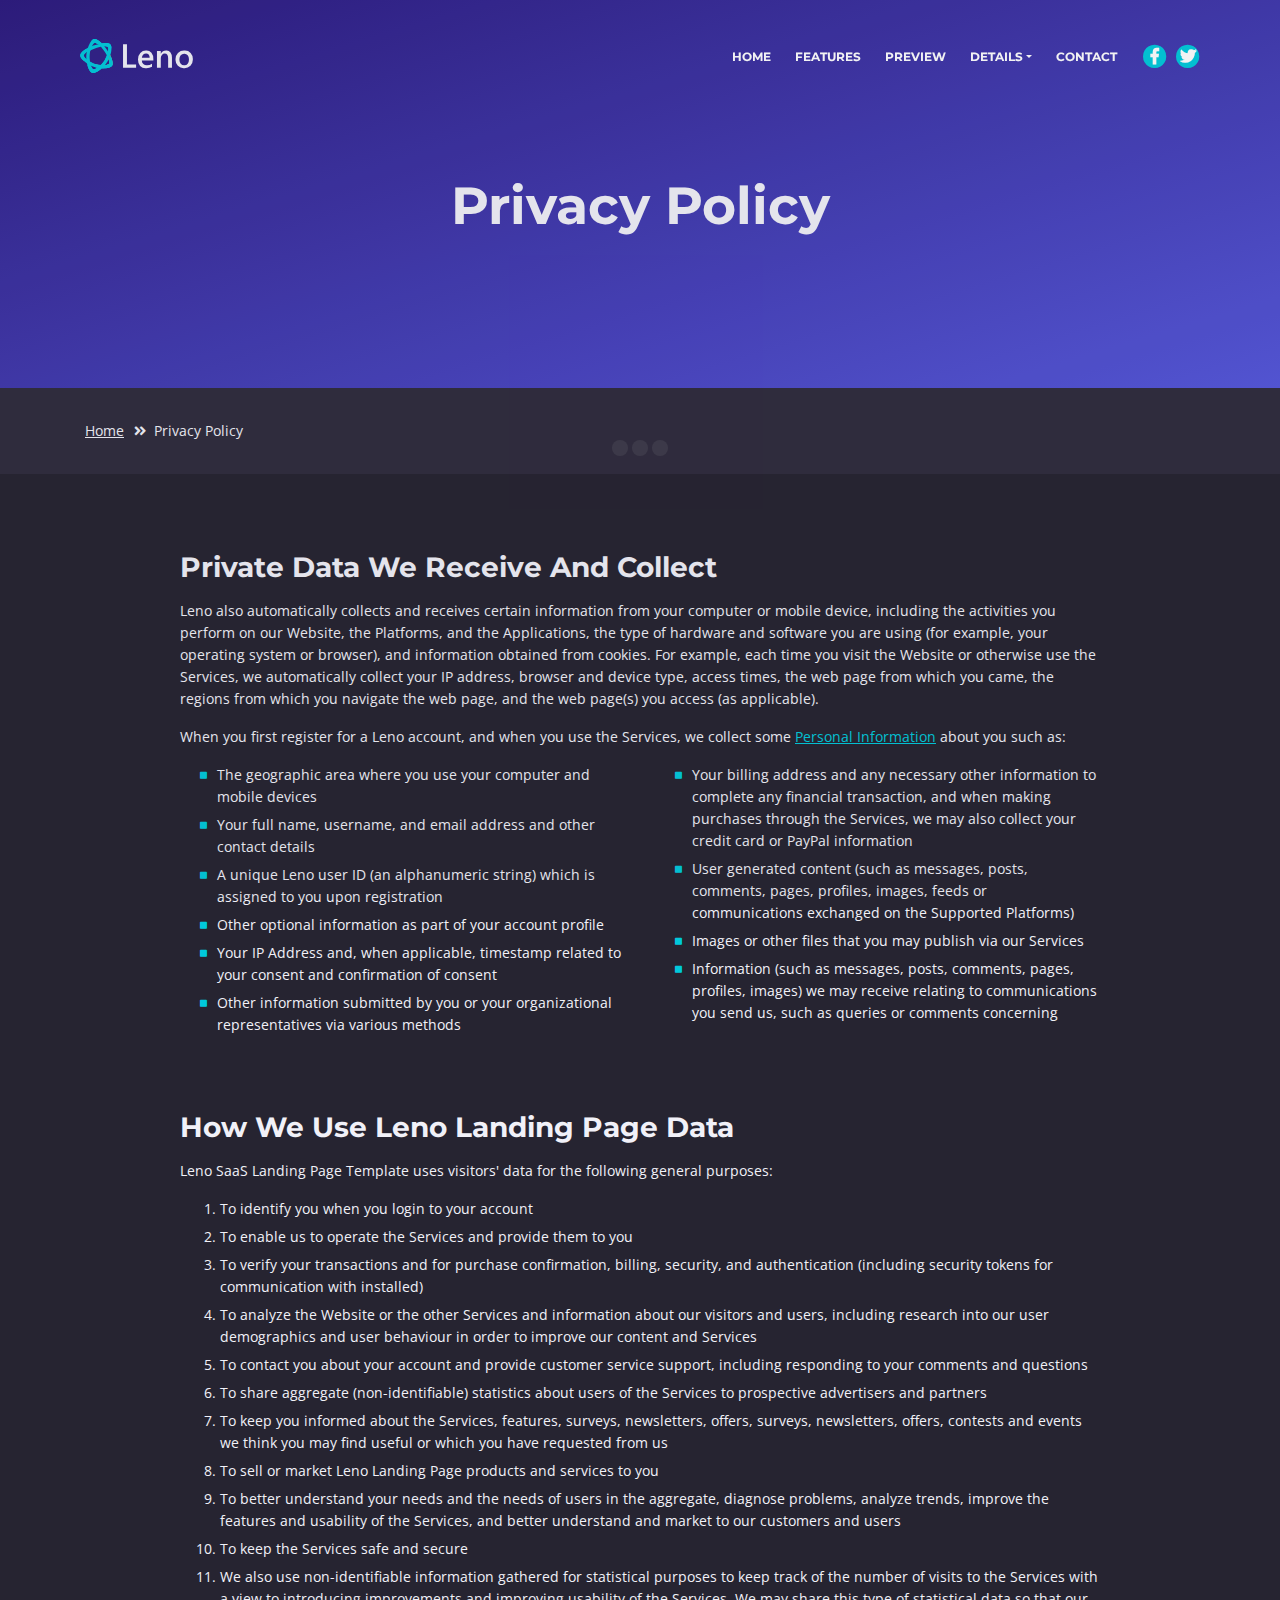
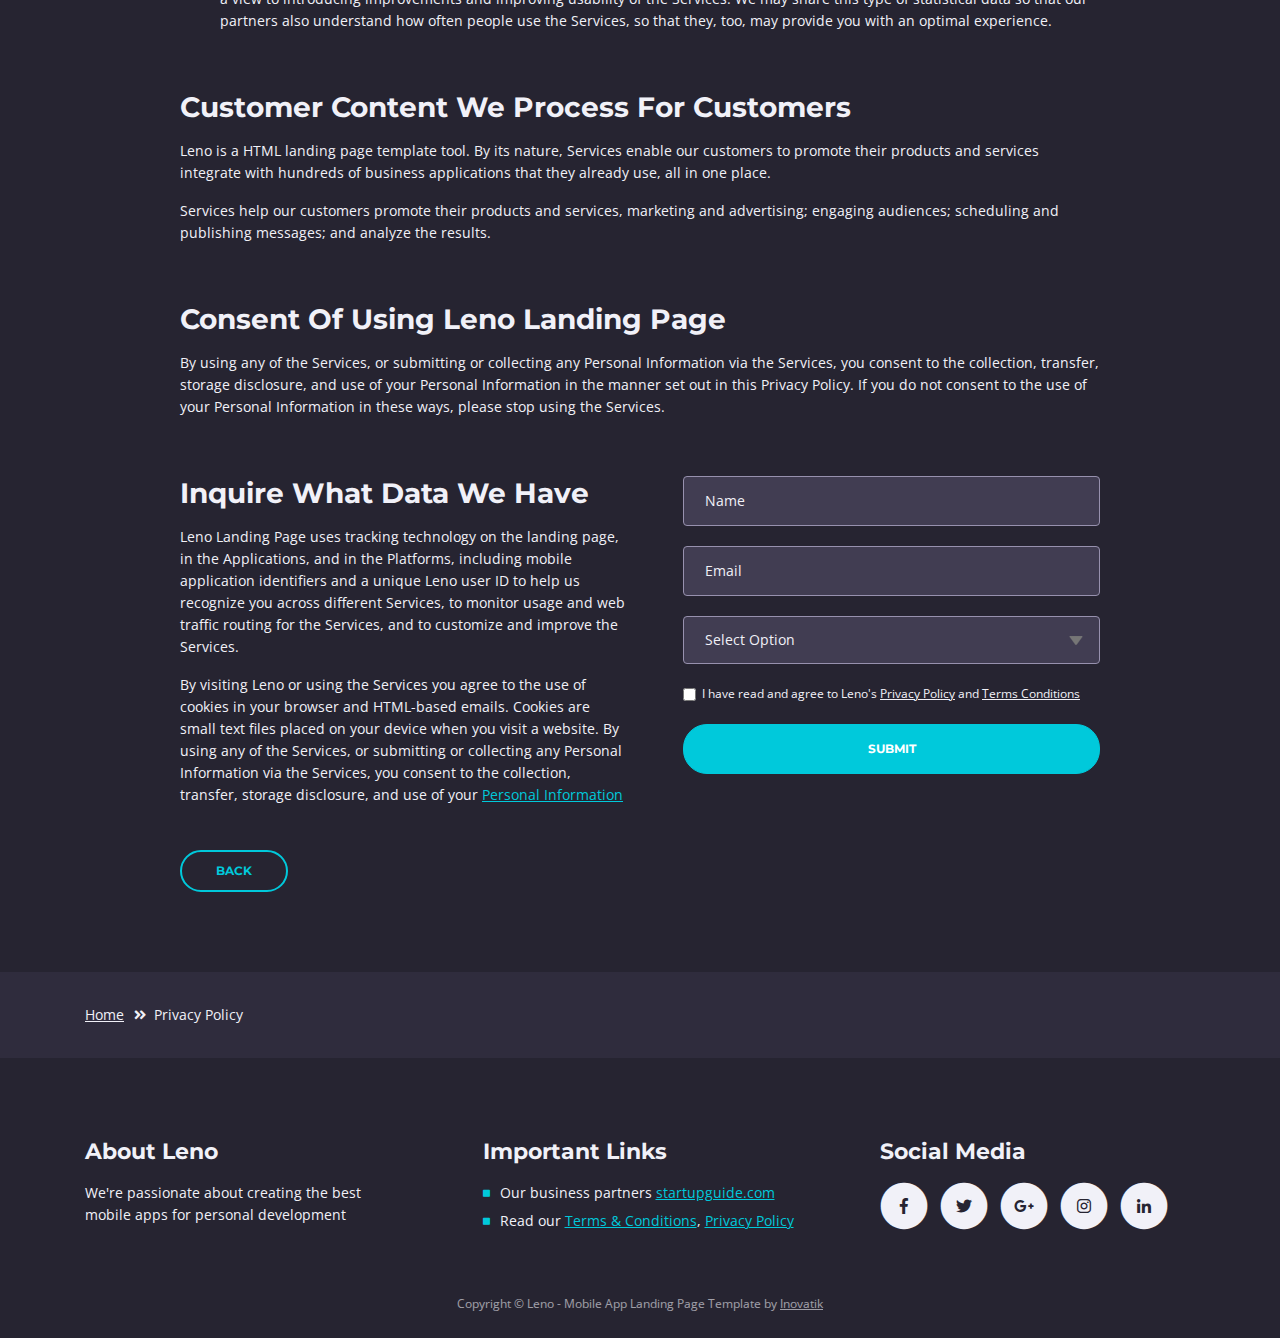
<file: privacy-policy.html>
<!DOCTYPE html>
<html lang="en">

<!-- Mirrored from www.jetdownloader.net/privacy-policy.html by HTTrack Website Copier/3.x [XR&CO'2014], Sun, 24 Jan 2021 11:47:29 GMT -->
<head>
    <meta charset="utf-8">
    <meta name="viewport" content="width=device-width, initial-scale=1, shrink-to-fit=no">
    
    <!-- SEO Meta Tags -->
    <meta name="description" content="Free mobile app HTML landing page template to help you build a great online presence for your app which will convert visitors into users">
    <meta name="author" content="Inovatik">

    <!-- OG Meta Tags to improve the way the post looks when you share the page on LinkedIn, Facebook, Google+ -->
	<meta property="og:site_name" content="" /> <!-- website name -->
	<meta property="og:site" content="" /> <!-- website link -->
	<meta property="og:title" content=""/> <!-- title shown in the actual shared post -->
	<meta property="og:description" content="" /> <!-- description shown in the actual shared post -->
	<meta property="og:image" content="" /> <!-- image link, make sure it's jpg -->
	<meta property="og:url" content="" /> <!-- where do you want your post to link to -->
	<meta property="og:type" content="article" />

    <!-- Website Title -->
    <title>Privacy Policy - Leno - Free Mobile App Landing Page Template</title>
    
    <!-- Styles -->
    <link href="https://fonts.googleapis.com/css?family=Open+Sans:300,300i,400,400i,600,600i,700,700i" rel="stylesheet">
    <link href="https://fonts.googleapis.com/css?family=Montserrat:600,700" rel="stylesheet">
    <link href="css/bootstrap.css" rel="stylesheet">
    <link href="css/fontawesome-all.css" rel="stylesheet">
    <link href="css/swiper.css" rel="stylesheet">
	<link href="css/magnific-popup.css" rel="stylesheet">
    <link href="css/styles.css" rel="stylesheet">
	
	<!-- Favicon  -->
    <link rel="icon" href="images/favicon.png">
</head>
<body data-spy="scroll" data-target=".fixed-top">
    
    <!-- Preloader -->
	<div class="spinner-wrapper">
        <div class="spinner">
            <div class="bounce1"></div>
            <div class="bounce2"></div>
            <div class="bounce3"></div>
        </div>
    </div>
    <!-- end of preloader -->
    

    <!-- Navbar -->
    <nav class="navbar navbar-expand-md navbar-dark navbar-custom fixed-top">
        <!-- Text Logo - Use this if you don't have a graphic logo -->
        <!-- <a class="navbar-brand logo-text page-scroll" href="index.html">Leno</a> -->

        <!-- Image Logo -->
        <a class="navbar-brand logo-image" href="index-2.html"><img src="images/logo.svg" alt="alternative"></a> 
        
        <!-- Mobile Menu Toggle Button -->
        <button class="navbar-toggler" type="button" data-toggle="collapse" data-target="#navbarsExampleDefault" aria-controls="navbarsExampleDefault" aria-expanded="false" aria-label="Toggle navigation">
            <span class="navbar-toggler-awesome fas fa-bars"></span>
            <span class="navbar-toggler-awesome fas fa-times"></span>
        </button>
        <!-- end of mobile menu toggle button -->

        <div class="collapse navbar-collapse" id="navbarsExampleDefault">
            <ul class="navbar-nav ml-auto">
                <li class="nav-item">
                    <a class="nav-link page-scroll" href="index-2.html#header">HOME <span class="sr-only">(current)</span></a>
                </li>
                <li class="nav-item">
                    <a class="nav-link page-scroll" href="index-2.html#features">FEATURES</a>
                </li>
                <li class="nav-item">
                    <a class="nav-link page-scroll" href="index-2.html#preview">PREVIEW</a>
                </li>

                <!-- Dropdown Menu -->          
                <li class="nav-item dropdown">
                    <a class="nav-link dropdown-toggle page-scroll" href="index-2.html#details" id="navbarDropdown" role="button" aria-haspopup="true" aria-expanded="false">DETAILS</a>
                    <div class="dropdown-menu" aria-labelledby="navbarDropdown">
                        <a class="dropdown-item" href="terms-conditions.html"><span class="item-text">TERMS CONDITIONS</span></a>
                        <div class="dropdown-items-divide-hr"></div>
                        <a class="dropdown-item" href="privacy-policy.html"><span class="item-text">PRIVACY POLICY</span></a>
                    </div>
                </li>
                <!-- end of dropdown menu -->

                <li class="nav-item">
                    <a class="nav-link page-scroll" href="index-2.html#contact">CONTACT</a>
                </li>
            </ul>
            <span class="nav-item social-icons">
                <span class="fa-stack">
                    <a href="#your-link">
                        <i class="fas fa-circle fa-stack-2x"></i>
                        <i class="fab fa-facebook-f fa-stack-1x"></i>
                    </a>
                </span>
                <span class="fa-stack">
                    <a href="#your-link">
                        <i class="fas fa-circle fa-stack-2x"></i>
                        <i class="fab fa-twitter fa-stack-1x"></i>
                    </a>
                </span>
            </span>
        </div>
    </nav> <!-- end of navbar -->
    <!-- end of navbar -->


    <!-- Header -->
    <header id="header" class="ex-header">
        <div class="container">
            <div class="row">
                <div class="col-md-12">
                    <h1>Privacy Policy</h1>
                </div> <!-- end of col -->
            </div> <!-- end of row -->
        </div> <!-- end of container -->
    </header> <!-- end of ex-header -->
    <!-- end of header -->


    <!-- Breadcrumbs -->
    <div class="ex-basic-1">
        <div class="container">
            <div class="row">
                <div class="col-lg-12">
                    <div class="breadcrumbs">
                        <a href="index-2.html">Home</a><i class="fa fa-angle-double-right"></i><span>Privacy Policy</span>
                    </div> <!-- end of breadcrumbs -->
                </div> <!-- end of col -->
            </div> <!-- end of row -->
        </div> <!-- end of container -->
    </div> <!-- end of ex-basic-1 -->
    <!-- end of breadcrumbs -->


    <!-- Privacy Content -->
    <div class="ex-basic-2">
        <div class="container">
            <div class="row">
                <div class="col-lg-10 offset-lg-1">
                    <div class="text-container">
                        <h3>Private Data We Receive And Collect</h3>
                        <p>Leno also automatically collects and receives certain information from your computer or mobile device, including the activities you perform on our Website, the Platforms, and the Applications, the type of hardware and software you are using (for example, your operating system or browser), and information obtained from cookies. For example, each time you visit the Website or otherwise use the Services, we automatically collect your IP address, browser and device type, access times, the web page from which you came, the regions from which you navigate the web page, and the web page(s) you access (as applicable).</p>
                        <p>When you first register for a Leno account, and when you use the Services, we collect some <a class="turquoise" href="#your-link">Personal Information</a> about you such as:</p>
                        <div class="row">
                            <div class="col-md-6">
                                <ul class="list-unstyled li-space-lg indent">
                                    <li class="media">
                                        <i class="fas fa-square"></i>
                                        <div class="media-body">The geographic area where you use your computer and mobile devices</div>
                                    </li>
                                    <li class="media">
                                        <i class="fas fa-square"></i>
                                        <div class="media-body">Your full name, username, and email address and other contact details</div>
                                    </li>
                                    <li class="media">
                                        <i class="fas fa-square"></i>
                                        <div class="media-body">A unique Leno user ID (an alphanumeric string) which is assigned to you upon registration</div>
                                    </li>
                                    <li class="media">
                                        <i class="fas fa-square"></i>
                                        <div class="media-body">Other optional information as part of your account profile</div>
                                    </li>
                                    <li class="media">
                                        <i class="fas fa-square"></i>
                                        <div class="media-body">Your IP Address and, when applicable, timestamp related to your consent and confirmation of consent</div>
                                    </li>
                                    <li class="media">
                                        <i class="fas fa-square"></i>
                                        <div class="media-body">Other information submitted by you or your organizational representatives via various methods</div>
                                    </li>
                                </ul>
                            </div> <!-- end of col -->

                            <div class="col-md-6">
                                <ul class="list-unstyled li-space-lg indent">
                                    <li class="media">
                                        <i class="fas fa-square"></i>
                                        <div class="media-body">Your billing address and any necessary other information to complete any financial transaction, and when making purchases through the Services, we may also collect your credit card or PayPal information</div>
                                    </li>
                                    <li class="media">
                                        <i class="fas fa-square"></i>
                                        <div class="media-body">User generated content (such as messages, posts, comments, pages, profiles, images, feeds or communications exchanged on the Supported Platforms)</div>
                                    </li>
                                    <li class="media">
                                        <i class="fas fa-square"></i>
                                        <div class="media-body">Images or other files that you may publish via our Services</div>
                                    </li>
                                    <li class="media">
                                        <i class="fas fa-square"></i>
                                        <div class="media-body">Information (such as messages, posts, comments, pages, profiles, images) we may receive relating to communications you send us, such as queries or comments concerning</div>
                                    </li>
                                </ul>
                            </div> <!-- end of col -->
                        </div> <!-- end of row -->
                    </div> <!-- end of text-container-->
                    
                    <div class="text-container">
                        <h3>How We Use Leno Landing Page Data</h3>
                        <p>Leno SaaS Landing Page Template uses visitors' data for the following general purposes:</p>
                        <ol class="li-space-lg">
                            <li>To identify you when you login to your account</li>
                            <li>To enable us to operate the Services and provide them to you</li>
                            <li>To verify your transactions and for purchase confirmation, billing, security, and authentication (including security tokens for communication with installed)</li>
                            <li>To analyze the Website or the other Services and information about our visitors and users, including research into our user demographics and user behaviour in order to improve our content and Services</li>
                            <li>To contact you about your account and provide customer service support, including responding to your comments and questions</li>
                            <li>To share aggregate (non-identifiable) statistics about users of the Services to prospective advertisers and partners</li>
                            <li>To keep you informed about the Services, features, surveys, newsletters, offers, surveys, newsletters, offers, contests and events we think you may find useful or which you have requested from us</li>
                            <li>To sell or market Leno Landing Page products and services to you</li>
                            <li>To better understand your needs and the needs of users in the aggregate, diagnose problems, analyze trends, improve the features and usability of the Services, and better understand and market to our customers and users</li>
                            <li>To keep the Services safe and secure</li>
                            <li>We also use non-identifiable information gathered for statistical purposes to keep track of the number of visits to the Services with a view to introducing improvements and improving usability of the Services. We may share this type of statistical data so that our partners also understand how often people use the Services, so that they, too, may provide you with an optimal experience.</li>
                        </ol>
                    </div> <!-- end of text-container -->

                    <div class="text-container">
                        <h3>Customer Content We Process For Customers</h3>
                        <p>Leno is a HTML landing page template tool. By its nature, Services enable our customers to promote their products and services integrate with hundreds of business applications that they already use, all in one place.</p>
                        <p>Services help our customers promote their products and services, marketing and advertising; engaging audiences; scheduling and publishing messages; and analyze the results.</p>
                    </div> <!-- end of text container -->

                    <div class="text-container">
                        <h3>Consent Of Using Leno Landing Page</h3>
					    <p class="mb-5">By using any of the Services, or submitting or collecting any Personal Information via the Services, you consent to the collection, transfer, storage disclosure, and use of your Personal Information in the manner set out in this Privacy Policy. If you do not consent to the use of your Personal Information in these ways, please stop using the Services.</p>
                    </div> <!-- end of text-container -->
                                       
                    <div class="row">
                        <div class="col-md-6">
                            <div class="text-container last">
                                <h3>Inquire What Data We Have</h3>
                                <p>Leno Landing Page uses tracking technology on the landing page, in the Applications, and in the Platforms, including mobile application identifiers and a unique Leno user ID to help us recognize you across different Services, to monitor usage and web traffic routing for the Services, and to customize and improve the Services.</p>
                                <p> By visiting Leno or using the Services you agree to the use of cookies in your browser and HTML-based emails. Cookies are small text files placed on your device when you visit a website. By using any of the Services, or submitting or collecting any Personal Information via the Services, you consent to the collection, transfer, storage disclosure, and use of your <a class="turquoise" href="#your-link">Personal Information</a></p>
                            </div> <!-- end of text container -->
                        </div> <!-- end of col-->
                        <div class="col-md-6">

                            <!-- Privacy Form -->
                            <div class="form-container">
                                <form id="privacyForm" data-toggle="validator" data-focus="false">
                                    <div class="form-group">
                                        <input type="text" class="form-control-input" id="pname" required>
                                        <label class="label-control" for="pname">Name</label>
                                        <div class="help-block with-errors"></div>
                                    </div>
                                    <div class="form-group">
                                        <input type="email" class="form-control-input" id="pemail" required>
                                        <label class="label-control" for="pemail">Email</label>
                                        <div class="help-block with-errors"></div>
                                    </div>
                                    <div class="form-group">
                                        <select class="form-control-select" id="pselect" required>
                                            <option class="select-option" value="" disabled selected>Select Option</option>
                                            <option class="select-option" value="Delete data">Delete my data</option>
                                            <option class="select-option" value="Show me data">Show me my data</option>
                                        </select>
                                        <div class="help-block with-errors"></div>
                                    </div>
                                    <div class="form-group checkbox">
                                        <input type="checkbox" id="pterms" value="Agreed-to-Terms" required>I have read and agree to Leno's <a href="privacy-policy.html">Privacy Policy</a> and <a href="terms-conditions.html">Terms Conditions</a>
                                        <div class="help-block with-errors"></div>
                                    </div>
                                    <div class="form-group">
                                        <button type="submit" class="form-control-submit-button">SUBMIT</button>
                                    </div>
                                    <div class="form-message">
                                        <div id="pmsgSubmit" class="h3 text-center hidden"></div>
                                    </div>
                                </form>
                            </div> <!-- end of form container -->
                            <!-- end of privacy form -->

                        </div> <!-- end of col--> 
                    </div> <!-- end of row -->
                    <a class="btn-outline-reg back" href="index-2.html">BACK</a>
                </div> <!-- end of col-->
            </div> <!-- end of row -->
        </div> <!-- end of container -->
    </div> <!-- end of ex-basic-2 -->
    <!-- end of privacy content -->


    <!-- Breadcrumbs -->
    <div class="ex-basic-1">
        <div class="container">
            <div class="row">
                <div class="col-lg-12">
                    <div class="breadcrumbs">
                        <a href="index-2.html">Home</a><i class="fa fa-angle-double-right"></i><span>Privacy Policy</span>
                    </div> <!-- end of breadcrumbs -->
                </div> <!-- end of col -->
            </div> <!-- end of row -->
        </div> <!-- end of container -->
    </div> <!-- end of ex-basic-1 -->
    <!-- end of breadcrumbs -->

    
    <!-- Footer -->
    <div class="footer">
        <div class="container">
            <div class="row">
                <div class="col-md-4">
                    <div class="footer-col">
                        <h4>About Leno</h4>
                        <p>We're passionate about creating the best mobile apps for personal development</p>
                    </div>
                </div> <!-- end of col -->
                <div class="col-md-4">
                    <div class="footer-col middle">
                        <h4>Important Links</h4>
                        <ul class="list-unstyled li-space-lg">
                            <li class="media">
                                <i class="fas fa-square"></i>
                                <div class="media-body">Our business partners <a class="turquoise" href="#your-link">startupguide.com</a></div>
                            </li>
                            <li class="media">
                                <i class="fas fa-square"></i>
                                <div class="media-body">Read our <a class="turquoise" href="terms-conditions.html">Terms & Conditions</a>, <a class="turquoise" href="privacy-policy.html">Privacy Policy</a></div>
                            </li>
                        </ul>
                    </div>
                </div> <!-- end of col -->
                <div class="col-md-4">
                    <div class="footer-col last">
                        <h4>Social Media</h4>
                        <span class="fa-stack">
                            <a href="#your-link">
                                <i class="fas fa-circle fa-stack-2x"></i>
                                <i class="fab fa-facebook-f fa-stack-1x"></i>
                            </a>
                        </span>
                        <span class="fa-stack">
                            <a href="#your-link">
                                <i class="fas fa-circle fa-stack-2x"></i>
                                <i class="fab fa-twitter fa-stack-1x"></i>
                            </a>
                        </span>
                        <span class="fa-stack">
                            <a href="#your-link">
                                <i class="fas fa-circle fa-stack-2x"></i>
                                <i class="fab fa-google-plus-g fa-stack-1x"></i>
                            </a>
                        </span>
                        <span class="fa-stack">
                            <a href="#your-link">
                                <i class="fas fa-circle fa-stack-2x"></i>
                                <i class="fab fa-instagram fa-stack-1x"></i>
                            </a>
                        </span>
                        <span class="fa-stack">
                            <a href="#your-link">
                                <i class="fas fa-circle fa-stack-2x"></i>
                                <i class="fab fa-linkedin-in fa-stack-1x"></i>
                            </a>
                        </span>
                    </div> 
                </div> <!-- end of col -->
            </div> <!-- end of row -->
        </div> <!-- end of container -->
    </div> <!-- end of footer -->  
    <!-- end of footer -->


    <!-- Copyright -->
    <div class="copyright">
        <div class="container">
            <div class="row">
                <div class="col-lg-12">
                    <p class="p-small">Copyright © Leno - Mobile App Landing Page Template by <a href="http://www.inovatik.com/">Inovatik</a></p>
                </div> <!-- end of col -->
            </div> <!-- enf of row -->
        </div> <!-- end of container -->
    </div> <!-- end of copyright --> 
    <!-- end of copyright -->

	
    <!-- Scripts -->
    <script src="js/jquery.min.js"></script> <!-- jQuery for Bootstrap's JavaScript plugins -->
    <script src="js/popper.min.js"></script> <!-- Popper tooltip library for Bootstrap -->
    <script src="js/bootstrap.min.js"></script> <!-- Bootstrap framework -->
    <script src="js/jquery.easing.min.js"></script> <!-- jQuery Easing for smooth scrolling between anchors -->
    <script src="js/swiper.min.js"></script> <!-- Swiper for image and text sliders -->
    <script src="js/jquery.magnific-popup.js"></script> <!-- Magnific Popup for lightboxes -->
    <script src="js/morphext.min.js"></script> <!-- Morphtext rotating text in the header -->
    <script src="js/validator.min.js"></script> <!-- Validator.js - Bootstrap plugin that validates forms -->
    <script src="js/scripts.js"></script> <!-- Custom scripts -->
    
</body>

<!-- Mirrored from www.jetdownloader.net/privacy-policy.html by HTTrack Website Copier/3.x [XR&CO'2014], Sun, 24 Jan 2021 11:47:29 GMT -->
</html>
</file>
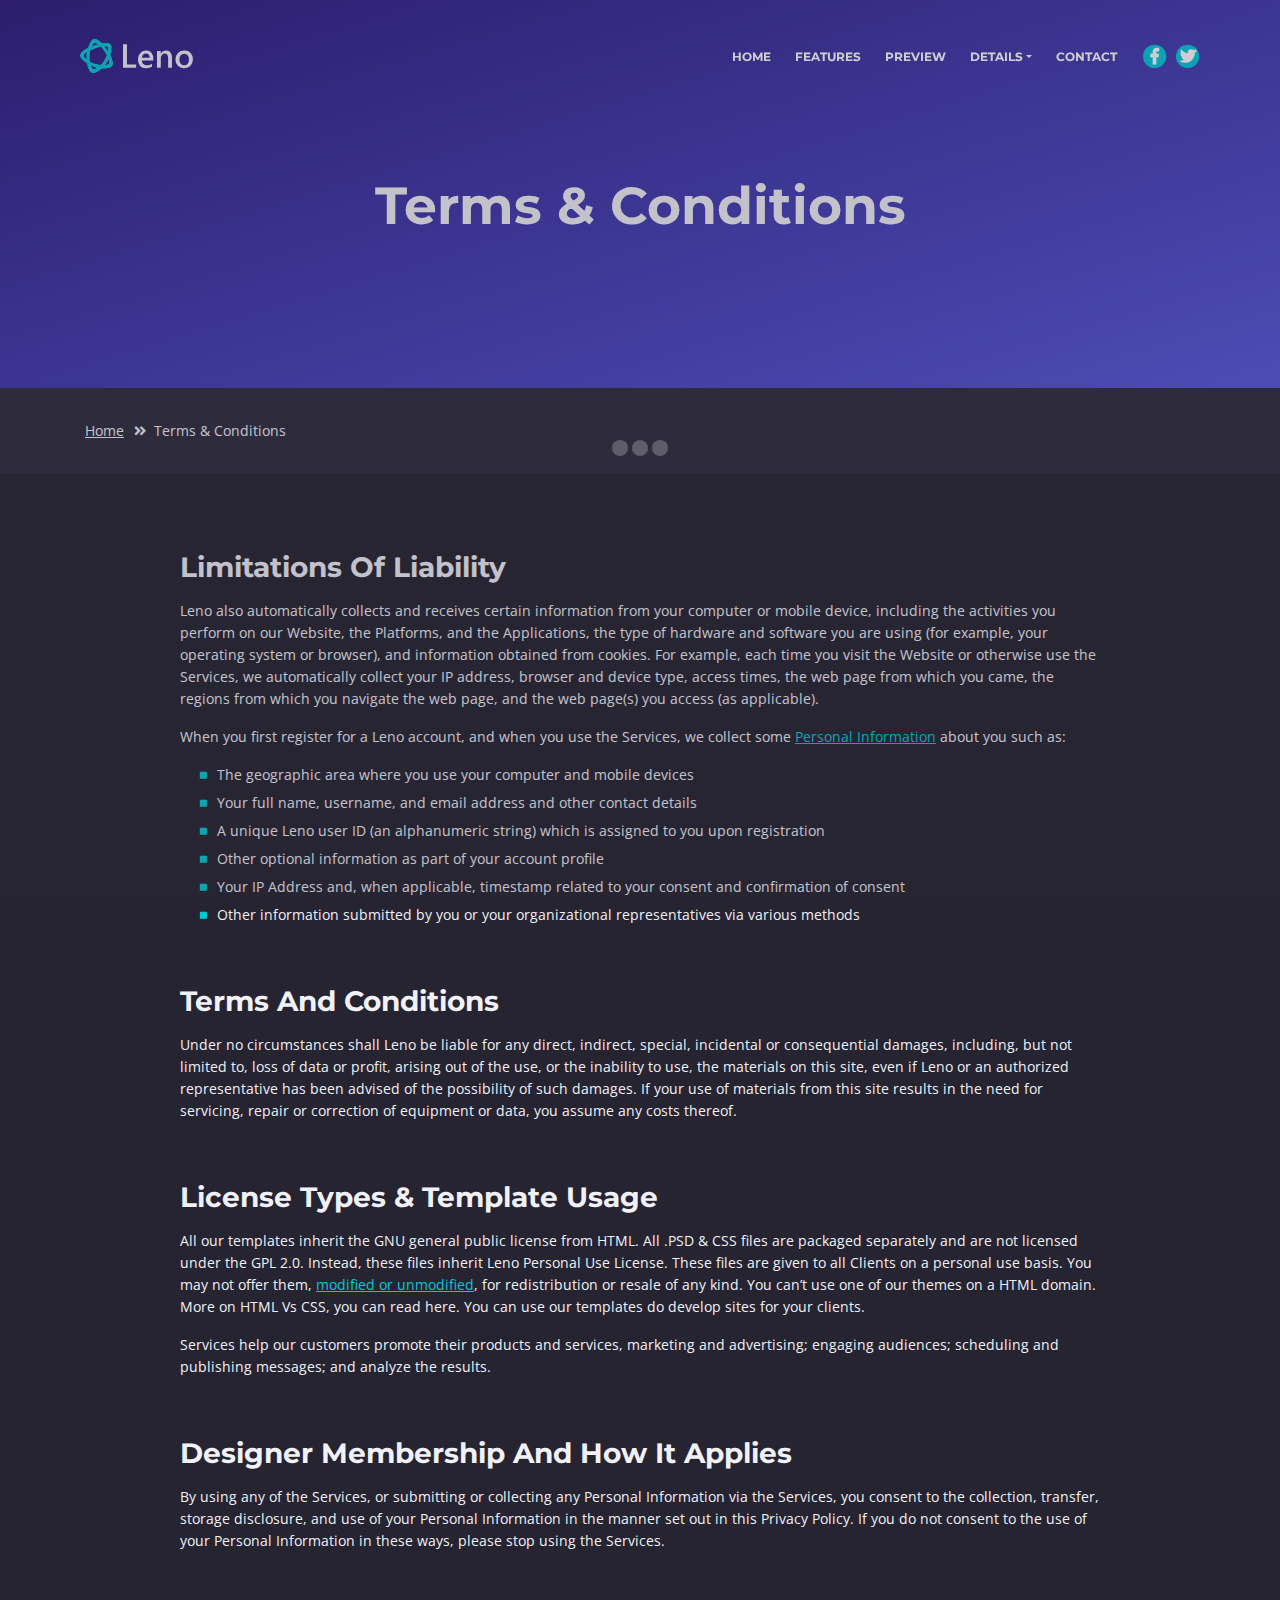
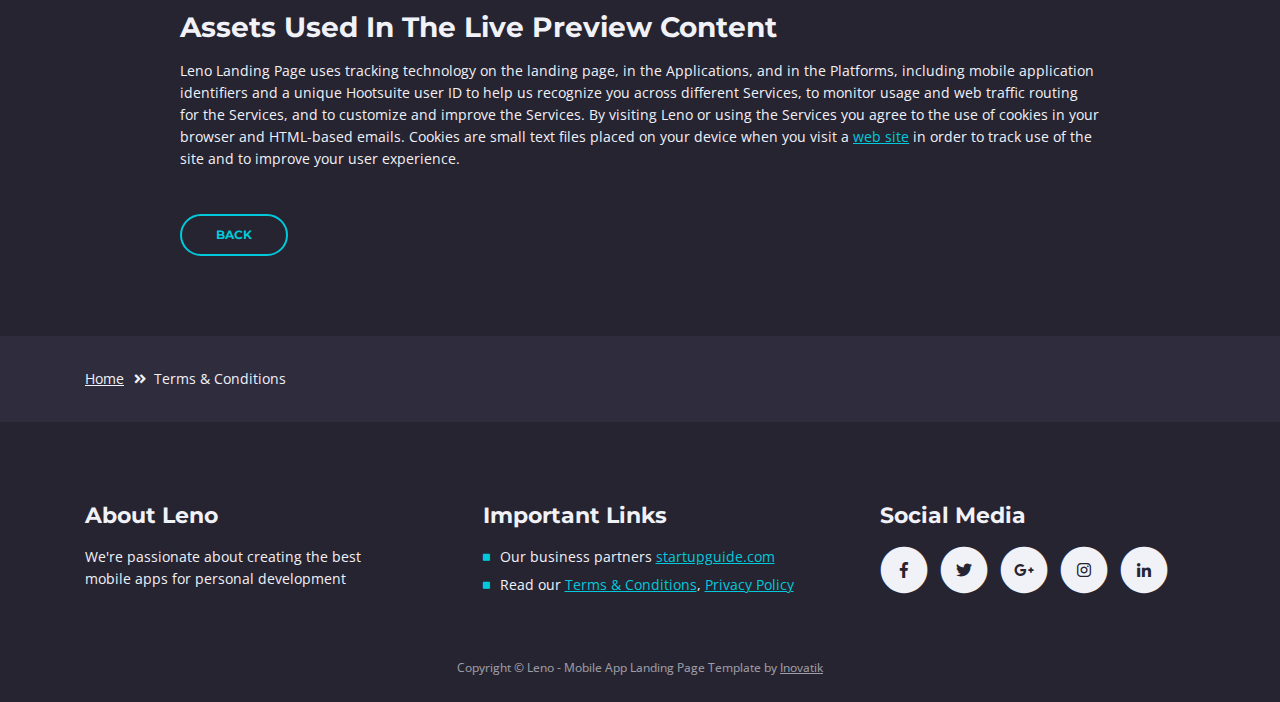
<file: terms-conditions.html>
<!DOCTYPE html>
<html lang="en">

<!-- Mirrored from www.jetdownloader.net/terms-conditions.html by HTTrack Website Copier/3.x [XR&CO'2014], Sun, 24 Jan 2021 11:47:29 GMT -->
<head>
    <meta charset="utf-8">
    <meta name="viewport" content="width=device-width, initial-scale=1, shrink-to-fit=no">
    
    <!-- SEO Meta Tags -->
    <meta name="description" content="Free mobile app HTML landing page template to help you build a great online presence for your app which will convert visitors into users">
    <meta name="author" content="Inovatik">

    <!-- OG Meta Tags to improve the way the post looks when you share the page on LinkedIn, Facebook, Google+ -->
	<meta property="og:site_name" content="" /> <!-- website name -->
	<meta property="og:site" content="" /> <!-- website link -->
	<meta property="og:title" content=""/> <!-- title shown in the actual shared post -->
	<meta property="og:description" content="" /> <!-- description shown in the actual shared post -->
	<meta property="og:image" content="" /> <!-- image link, make sure it's jpg -->
	<meta property="og:url" content="" /> <!-- where do you want your post to link to -->
	<meta property="og:type" content="article" />

    <!-- Website Title -->
    <title>Terms Conditions - Leno - Free Mobile App Landing Page Template</title>
    
    <!-- Styles -->
    <link href="https://fonts.googleapis.com/css?family=Open+Sans:300,300i,400,400i,600,600i,700,700i" rel="stylesheet">
    <link href="https://fonts.googleapis.com/css?family=Montserrat:600,700" rel="stylesheet">
    <link href="css/bootstrap.css" rel="stylesheet">
    <link href="css/fontawesome-all.css" rel="stylesheet">
    <link href="css/swiper.css" rel="stylesheet">
	<link href="css/magnific-popup.css" rel="stylesheet">
    <link href="css/styles.css" rel="stylesheet">
	
	<!-- Favicon  -->
    <link rel="icon" href="images/favicon.png">
</head>
<body data-spy="scroll" data-target=".fixed-top">
    
    <!-- Preloader -->
	<div class="spinner-wrapper">
        <div class="spinner">
            <div class="bounce1"></div>
            <div class="bounce2"></div>
            <div class="bounce3"></div>
        </div>
    </div>
    <!-- end of preloader -->
    

    <!-- Navbar -->
    <nav class="navbar navbar-expand-md navbar-dark navbar-custom fixed-top">
        <!-- Text Logo - Use this if you don't have a graphic logo -->
        <!-- <a class="navbar-brand logo-text page-scroll" href="index.html">Leno</a> -->

        <!-- Image Logo -->
        <a class="navbar-brand logo-image" href="index-2.html"><img src="images/logo.svg" alt="alternative"></a> 
        
        <!-- Mobile Menu Toggle Button -->
        <button class="navbar-toggler" type="button" data-toggle="collapse" data-target="#navbarsExampleDefault" aria-controls="navbarsExampleDefault" aria-expanded="false" aria-label="Toggle navigation">
            <span class="navbar-toggler-awesome fas fa-bars"></span>
            <span class="navbar-toggler-awesome fas fa-times"></span>
        </button>
        <!-- end of mobile menu toggle button -->

        <div class="collapse navbar-collapse" id="navbarsExampleDefault">
            <ul class="navbar-nav ml-auto">
                <li class="nav-item">
                    <a class="nav-link page-scroll" href="index-2.html#header">HOME <span class="sr-only">(current)</span></a>
                </li>
                <li class="nav-item">
                    <a class="nav-link page-scroll" href="index-2.html#features">FEATURES</a>
                </li>
                <li class="nav-item">
                    <a class="nav-link page-scroll" href="index-2.html#preview">PREVIEW</a>
                </li>

                <!-- Dropdown Menu -->          
                <li class="nav-item dropdown">
                    <a class="nav-link dropdown-toggle page-scroll" href="index-2.html#details" id="navbarDropdown" role="button" aria-haspopup="true" aria-expanded="false">DETAILS</a>
                    <div class="dropdown-menu" aria-labelledby="navbarDropdown">
                        <a class="dropdown-item" href="terms-conditions.html"><span class="item-text">TERMS CONDITIONS</span></a>
                        <div class="dropdown-items-divide-hr"></div>
                        <a class="dropdown-item" href="privacy-policy.html"><span class="item-text">PRIVACY POLICY</span></a>
                    </div>
                </li>
                <!-- end of dropdown menu -->

                <li class="nav-item">
                    <a class="nav-link page-scroll" href="index-2.html#contact">CONTACT</a>
                </li>
            </ul>
            <span class="nav-item social-icons">
                <span class="fa-stack">
                    <a href="#your-link">
                        <i class="fas fa-circle fa-stack-2x"></i>
                        <i class="fab fa-facebook-f fa-stack-1x"></i>
                    </a>
                </span>
                <span class="fa-stack">
                    <a href="#your-link">
                        <i class="fas fa-circle fa-stack-2x"></i>
                        <i class="fab fa-twitter fa-stack-1x"></i>
                    </a>
                </span>
            </span>
        </div>
    </nav> <!-- end of navbar -->
    <!-- end of navbar -->


    <!-- Header -->
    <header id="header" class="ex-header">
        <div class="container">
            <div class="row">
                <div class="col-lg-12">
                    <h1>Terms & Conditions</h1>
                </div> <!-- end of col -->
            </div> <!-- end of row -->
        </div> <!-- end of container -->
    </header> <!-- end of ex-header -->
    <!-- end of header -->


    <!-- Breadcrumbs -->
    <div class="ex-basic-1">
        <div class="container">
            <div class="row">
                <div class="col-lg-12">
                    <div class="breadcrumbs">
                        <a href="index-2.html">Home</a><i class="fa fa-angle-double-right"></i><span>Terms & Conditions</span>
                    </div> <!-- end of breadcrumbs -->
                </div> <!-- end of col -->
            </div> <!-- end of row -->
        </div> <!-- end of container -->
    </div> <!-- end of ex-basic-1 -->
    <!-- end of breadcrumbs -->


    <!-- Terms Content -->
    <div class="ex-basic-2">
        <div class="container">
            <div class="row">
                <div class="col-lg-10 offset-lg-1">
                    <div class="text-container">
                        <h3>Limitations Of Liability</h3>
                        <p>Leno also automatically collects and receives certain information from your computer or mobile device, including the activities you perform on our Website, the Platforms, and the Applications, the type of hardware and software you are using (for example, your operating system or browser), and information obtained from cookies. For example, each time you visit the Website or otherwise use the Services, we automatically collect your IP address, browser and device type, access times, the web page from which you came, the regions from which you navigate the web page, and the web page(s) you access (as applicable).</p>
                        <p>When you first register for a Leno account, and when you use the Services, we collect some <a class="turquoise" href="#your-link">Personal Information</a> about you such as:</p>
                        <ul class="list-unstyled li-space-lg indent">
                            <li class="media">
                                <i class="fas fa-square"></i>
                                <div class="media-body">The geographic area where you use your computer and mobile devices</div>
                            </li>
                            <li class="media">
                                <i class="fas fa-square"></i>
                                <div class="media-body">Your full name, username, and email address and other contact details</div>
                            </li>
                            <li class="media">
                                <i class="fas fa-square"></i>
                                <div class="media-body">A unique Leno user ID (an alphanumeric string) which is assigned to you upon registration</div>
                            </li>
                            <li class="media">
                                <i class="fas fa-square"></i>
                                <div class="media-body">Other optional information as part of your account profile</div>
                            </li>
                            <li class="media">
                                <i class="fas fa-square"></i>
                                <div class="media-body">Your IP Address and, when applicable, timestamp related to your consent and confirmation of consent</div>
                            </li>
                            <li class="media">
                                <i class="fas fa-square"></i>
                                <div class="media-body">Other information submitted by you or your organizational representatives via various methods</div>
                            </li>
                        </ul>
                    </div> <!-- end of text-container -->
                    
                    <div class="text-container">
                        <h3>Terms And Conditions</h3>
                        <p>Under no circumstances shall Leno be liable for any direct, indirect, special, incidental or consequential damages, including, but not limited to, loss of data or profit, arising out of the use, or the inability to use, the materials on this site, even if Leno or an authorized representative has been advised of the possibility of such damages. If your use of materials from this site results in the need for servicing, repair or correction of equipment or data, you assume any costs thereof.</p>
                    </div> <!-- end of text-container -->

                    <div class="text-container">
                        <h3>License Types & Template Usage</h3>
                        <p>All our templates inherit the GNU general public license from HTML. All .PSD & CSS files are packaged separately and are not licensed under the GPL 2.0. Instead, these files inherit Leno Personal Use License. These files are given to all Clients on a personal use basis. You may not offer them, <a class="turquoise" href="#your-link">modified or unmodified</a>, for redistribution or resale of any kind. You can’t use one of our themes on a HTML domain. More on HTML Vs CSS, you can read here. You can use our templates do develop sites for your clients.</p>
                        <p>Services help our customers promote their products and services, marketing and advertising; engaging audiences; scheduling and publishing messages; and analyze the results.</p>
                    </div> <!-- end of text-container -->

                    <div class="text-container">
                        <h3>Designer Membership And How It Applies</h3>
                        <p>By using any of the Services, or submitting or collecting any Personal Information via the Services, you consent to the collection, transfer, storage disclosure, and use of your Personal Information in the manner set out in this Privacy Policy. If you do not consent to the use of your Personal Information in these ways, please stop using the Services.</p>
                    </div> <!-- end of text-container -->
                    
                    <div class="text-container last">
                        <h3>Assets Used In The Live Preview Content</h3>
                        <p>Leno Landing Page uses tracking technology on the landing page, in the Applications, and in the Platforms, including mobile application identifiers and a unique Hootsuite user ID to help us recognize you across different Services, to monitor usage and web traffic routing for the Services, and to customize and improve the Services. By visiting Leno or using the Services you agree to the use of cookies in your browser and HTML-based emails. Cookies are small text files placed on your device when you visit a <a class="turquoise" href="#your-link">web site</a> in order to track use of the site and to improve your user experience.</p>
                        <a class="btn-outline-reg" href="index-2.html">BACK</a>
                    </div> <!-- end of text-container -->
                </div>
            </div> <!-- end of row -->
        </div> <!-- end of container -->
    </div> <!-- end of ex-basic -->
    <!-- end of terms content -->

    
    <!-- Breadcrumbs -->
    <div class="ex-basic-1">
        <div class="container">
            <div class="row">
                <div class="col-lg-12">
                    <div class="breadcrumbs">
                        <a href="index-2.html">Home</a><i class="fa fa-angle-double-right"></i><span>Terms & Conditions</span>
                    </div> <!-- end of breadcrumbs -->
                </div> <!-- end of col -->
            </div> <!-- end of row -->
        </div> <!-- end of container -->
    </div> <!-- end of ex-basic-1 -->
    <!-- end of breadcrumbs -->


    <!-- Footer -->
    <div class="footer">
        <div class="container">
            <div class="row">
                <div class="col-md-4">
                    <div class="footer-col">
                        <h4>About Leno</h4>
                        <p>We're passionate about creating the best mobile apps for personal development</p>
                    </div>
                </div> <!-- end of col -->
                <div class="col-md-4">
                    <div class="footer-col middle">
                        <h4>Important Links</h4>
                        <ul class="list-unstyled li-space-lg">
                            <li class="media">
                                <i class="fas fa-square"></i>
                                <div class="media-body">Our business partners <a class="turquoise" href="#your-link">startupguide.com</a></div>
                            </li>
                            <li class="media">
                                <i class="fas fa-square"></i>
                                <div class="media-body">Read our <a class="turquoise" href="terms-conditions.html">Terms & Conditions</a>, <a class="turquoise" href="privacy-policy.html">Privacy Policy</a></div>
                            </li>
                        </ul>
                    </div>
                </div> <!-- end of col -->
                <div class="col-md-4">
                    <div class="footer-col last">
                        <h4>Social Media</h4>
                        <span class="fa-stack">
                            <a href="#your-link">
                                <i class="fas fa-circle fa-stack-2x"></i>
                                <i class="fab fa-facebook-f fa-stack-1x"></i>
                            </a>
                        </span>
                        <span class="fa-stack">
                            <a href="#your-link">
                                <i class="fas fa-circle fa-stack-2x"></i>
                                <i class="fab fa-twitter fa-stack-1x"></i>
                            </a>
                        </span>
                        <span class="fa-stack">
                            <a href="#your-link">
                                <i class="fas fa-circle fa-stack-2x"></i>
                                <i class="fab fa-google-plus-g fa-stack-1x"></i>
                            </a>
                        </span>
                        <span class="fa-stack">
                            <a href="#your-link">
                                <i class="fas fa-circle fa-stack-2x"></i>
                                <i class="fab fa-instagram fa-stack-1x"></i>
                            </a>
                        </span>
                        <span class="fa-stack">
                            <a href="#your-link">
                                <i class="fas fa-circle fa-stack-2x"></i>
                                <i class="fab fa-linkedin-in fa-stack-1x"></i>
                            </a>
                        </span>
                    </div> 
                </div> <!-- end of col -->
            </div> <!-- end of row -->
        </div> <!-- end of container -->
    </div> <!-- end of footer -->  
    <!-- end of footer -->


    <!-- Copyright -->
    <div class="copyright">
        <div class="container">
            <div class="row">
                <div class="col-lg-12">
                    <p class="p-small">Copyright © Leno - Mobile App Landing Page Template by <a href="http://www.inovatik.com/">Inovatik</a></p>
                </div> <!-- end of col -->
            </div> <!-- enf of row -->
        </div> <!-- end of container -->
    </div> <!-- end of copyright --> 
    <!-- end of copyright -->

	
    <!-- Scripts -->
    <script src="js/jquery.min.js"></script> <!-- jQuery for Bootstrap's JavaScript plugins -->
    <script src="js/popper.min.js"></script> <!-- Popper tooltip library for Bootstrap -->
    <script src="js/bootstrap.min.js"></script> <!-- Bootstrap framework -->
    <script src="js/jquery.easing.min.js"></script> <!-- jQuery Easing for smooth scrolling between anchors -->
    <script src="js/swiper.min.js"></script> <!-- Swiper for image and text sliders -->
    <script src="js/jquery.magnific-popup.js"></script> <!-- Magnific Popup for lightboxes -->
    <script src="js/morphext.min.js"></script> <!-- Morphtext rotating text in the header -->
    <script src="js/validator.min.js"></script> <!-- Validator.js - Bootstrap plugin that validates forms -->
    <script src="js/scripts.js"></script> <!-- Custom scripts -->
</body>

<!-- Mirrored from www.jetdownloader.net/terms-conditions.html by HTTrack Website Copier/3.x [XR&CO'2014], Sun, 24 Jan 2021 11:47:29 GMT -->
</html>
</file>
<file: css/styles.css>
/* Template: Juno - Multipurpose Landing Page Pack
   Author: InovatikThemes
   Created: Mar 2019
   Description: Master CSS file
*/

/*****************************************
Table Of Contents:

01. General Styles
02. Preloader
03. Navigation
04. Header
05. Features
******************************************/

/*****************************************
Colors:

- Text, navbar links - white #f1f1f8
- Buttons, bullets, icons - turquoise #00c9db
- Navbar - navy #4633af
- Backgrounds - dark denim #262431
- Backgrounds - denim #2f2c3d
******************************************/


/******************************/
/*     01. General Styles     */
/******************************/
body,
html {
    width: 100%;
	height: 100%;
}

body, p {
	color: #f1f1f8; 
	font: 400 0.875rem/1.375rem "Open Sans", sans-serif;
}

.p-large {
	color: #f1f1f8;
	font: 400 1rem/1.5rem "Open Sans", sans-serif;
}

.p-small {
	color: #f1f1f8;
	font: 400 0.75rem/1.25rem "Open Sans", sans-serif;
}

.p-heading {
	margin-bottom: 3.75rem;
	text-align: center;
}

.li-space-lg li {
	margin-bottom: 0.375rem;
}

.indent {
	padding-left: 1.25rem;
}

h1 {
	color: #f1f1f8;
	font: 700 2.5rem/2.875rem "Montserrat", sans-serif;
}

h2 {
	color: #f1f1f8;
	font: 700 2.25rem/2.75rem "Montserrat", sans-serif;
}

h3 {
	color: #f1f1f8;
	font: 700 1.75rem/2.125rem "Montserrat", sans-serif;
}

h4 {
	color: #f1f1f8;
	font: 700 1.375rem/1.75rem "Montserrat", sans-serif;
}

h5 {
	color: #f1f1f8;
	font: 700 1.125rem/1.625rem "Montserrat", sans-serif;
}

h6 {
	color: #f1f1f8;
	font: 700 1rem/1.5rem "Montserrat", sans-serif;
}

a {
	color: #f1f1f8;
	text-decoration: underline;
}

a:hover {
	color: #f1f1f8;
	text-decoration: underline;
}

a.turquoise {
	color: #00c9db;
}

a.white {
	color: #fff;
}

.testimonial-text {
	font: italic 400 1rem/1.5rem "Open Sans", sans-serif;
}

.testimonial-author {
	font: 700 1rem/1.5rem "Montserrat", sans-serif;
}

.btn-solid-reg {
	display: inline-block;
	padding: 1.1875rem 2.125rem 1.1875rem 2.125rem;
	border: 0.125rem solid #00c9db;
	border-radius: 2rem;
	background-color: #00c9db;
	color: #fff;
	font: 700 0.75rem/0 "Montserrat", sans-serif;
	text-decoration: none;
	transition: all 0.2s;
}

.btn-solid-reg:hover {
	background-color: transparent;
	color: #00c9db;
	text-decoration: none;
}

.btn-solid-lg {
	display: inline-block;
	padding: 1.375rem 2.625rem 1.375rem 2.625rem;
	border: 0.125rem solid #00c9db;
	border-radius: 2rem;
	background-color: #00c9db;
	color: #fff;
	font: 700 0.75rem/0 "Montserrat", sans-serif;
	text-decoration: none;
	transition: all 0.2s;
}

.btn-solid-lg:hover {
	background-color: transparent;
	color: #00c9db;
	text-decoration: none;
}

.btn-solid-lg .fab {
	margin-right: 0.5rem;
	font-size: 1.25rem;
	line-height: 0;
	vertical-align: top;
}

.btn-solid-lg .fab.fa-google-play {
	font-size: 1rem;
}

.btn-outline-reg {
	display: inline-block;
	padding: 1.1875rem 2.125rem 1.1875rem 2.125rem;
	border: 0.125rem solid #00c9db;
	border-radius: 2rem;
	background-color: transparent;
	color: #00c9db;
	font: 700 0.75rem/0 "Montserrat", sans-serif;
	text-decoration: none;
	transition: all 0.2s;
}

.btn-outline-reg:hover {
	background-color: #00c9db;
	color: #fff;
	text-decoration: none;
}

.btn-outline-lg {
	display: inline-block;
	padding: 1.375rem 2.625rem 1.375rem 2.625rem;
	border: 0.125rem solid #00c9db;
	border-radius: 2rem;
	background-color: transparent;
	color: #00c9db;
	font: 700 0.75rem/0 "Montserrat", sans-serif;
	text-decoration: none;
	transition: all 0.2s;
}

.btn-outline-lg:hover {
	background-color: #00c9db;
	color: #fff;
	text-decoration: none;
}

.btn-outline-sm {
	display: inline-block;
	padding: 1rem 1.625rem 0.875rem 1.625rem;
	border: 0.125rem solid #00c9db;
	border-radius: 2rem;
	background-color: transparent;
	color: #00c9db;
	font: 700 0.625rem/0 "Montserrat", sans-serif;
	text-decoration: none;
	transition: all 0.2s;
}

.btn-outline-sm:hover {
	background-color: #00c9db;
	color: #fff;
	text-decoration: none;
}

.form-group {
	position: relative;
	margin-bottom: 1.25rem;
}

.form-group.has-error.has-danger {
	margin-bottom: 0.625rem;
}

.form-group.has-error.has-danger .help-block.with-errors ul {
	margin-top: 0.375rem;
}

.label-control {
	position: absolute;
	top: 0.87rem;
	left: 1.375rem;
	color: #f1f1f8;
	opacity: 1;
	font: 400 0.875rem/1.375rem "Open Sans", sans-serif;
	cursor: text;
	transition: all 0.2s ease;
}

/* IE10+ hack to solve lower label text position compared to the rest of the browsers */
@media screen and (-ms-high-contrast: active), screen and (-ms-high-contrast: none) {  
	.label-control {
		top: 0.9375rem;
	}
}

.form-control-input:focus + .label-control,
.form-control-input.notEmpty + .label-control,
.form-control-textarea:focus + .label-control,
.form-control-textarea.notEmpty + .label-control {
	top: 0.125rem;
	opacity: 1;
	font-size: 0.75rem;
	font-weight: 700;
}

.form-control-input,
.form-control-select {
	display: block; /* needed for proper display of the label in Firefox, IE, Edge */
	width: 100%;
	padding-top: 1.0625rem;
	padding-bottom: 0.0625rem;
	padding-left: 1.3125rem;
	border: 1px solid #9791ae;
	border-radius: 0.25rem;
	background-color: #413d52;
	color: #f1f1f8;
	font: 400 0.875rem/1.875rem "Open Sans", sans-serif;
	transition: all 0.2s;
	-webkit-appearance: none; /* removes inner shadow on form inputs on ios safari */
}

.form-control-select {
	padding-top: 0.5rem;
	padding-bottom: 0.5rem;
	height: 3rem;
}

/* IE10+ hack to solve lower label text position compared to the rest of the browsers */
@media screen and (-ms-high-contrast: active), screen and (-ms-high-contrast: none) {  
	.form-control-input {
		padding-top: 1.25rem;
		padding-bottom: 0.75rem;
		line-height: 1.75rem;
	}

	.form-control-select {
		padding-top: 0.875rem;
		padding-bottom: 0.75rem;
		height: 3.125rem;
		line-height: 2.125rem;
	}
}

select {
    /* you should keep these first rules in place to maintain cross-browser behavior */
    -webkit-appearance: none;
	-moz-appearance: none;
	-ms-appearance: none;
    -o-appearance: none;
    appearance: none;
    background-image: url('../images/down-arrow.png');
    background-position: 96% 50%;
    background-repeat: no-repeat;
    outline: none;
}

select::-ms-expand {
    display: none; /* removes the ugly default down arrow on select form field in IE11 */
}

.form-control-textarea {
	display: block; /* used to eliminate a bottom gap difference between Chrome and IE/FF */
	width: 100%;
	height: 8rem; /* used instead of html rows to normalize height between Chrome and IE/FF */
	padding-top: 1.25rem;
	padding-left: 1.3125rem;
	border: 1px solid #9791ae;
	border-radius: 0.25rem;
	background-color: #413d52;
	color: #f1f1f8;
	font: 400 0.875rem/1.75rem "Open Sans", sans-serif;
	transition: all 0.2s;
}

.form-control-input:focus,
.form-control-select:focus,
.form-control-textarea:focus {
	border: 1px solid #f1f1f8;
	outline: none; /* Removes blue border on focus */
}

.form-control-input:hover,
.form-control-select:hover,
.form-control-textarea:hover {
	border: 1px solid #f1f1f8;
}

.checkbox {
	font: 400 0.75rem/1.25rem "Open Sans", sans-serif;
}

input[type='checkbox'] {
	vertical-align: -15%;
	margin-right: 0.375rem;
}

/* IE10+ hack to raise checkbox field position compared to the rest of the browsers */
@media screen and (-ms-high-contrast: active), screen and (-ms-high-contrast: none) {  
	input[type='checkbox'] {
		vertical-align: -9%;
	}
}

.form-control-submit-button {
	display: inline-block;
	width: 100%;
	height: 3.125rem;
	border: 1px solid #00c9db;
	border-radius: 1.5rem;
	background-color: #00c9db;
	color: #fff;
	font: 700 0.75rem/1.75rem "Montserrat", sans-serif;
	cursor: pointer;
	transition: all 0.2s;
}

.form-control-submit-button:hover {
	background-color: transparent;
	color: #00c9db;
}

/* Form Success And Error Message Formatting */
#cmsgSubmit.h3.text-center.tada.animated,
#pmsgSubmit.h3.text-center.tada.animated,
#cmsgSubmit.h3.text-center,
#pmsgSubmit.h3.text-center {
	display: block;
	margin-bottom: 0;
	color: #f1f1f8;
	font: 400 1.125rem/1rem "Open Sans", sans-serif;
}

.help-block.with-errors .list-unstyled {
	color: #f1f1f8;
	font-size: 0.75rem;
	line-height: 1.125rem;
	text-align: left;
}

.help-block.with-errors ul {
	margin-bottom: 0;
}
/* end of form success and error message formatting */

/* Form Success And Error Message Animation - Animate.css */
@-webkit-keyframes tada {
	from {
		-webkit-transform: scale3d(1, 1, 1);
		-ms-transform: scale3d(1, 1, 1);
		transform: scale3d(1, 1, 1);
	}
	10%, 20% {
		-webkit-transform: scale3d(.9, .9, .9) rotate3d(0, 0, 1, -3deg);
		-ms-transform: scale3d(.9, .9, .9) rotate3d(0, 0, 1, -3deg);
		transform: scale3d(.9, .9, .9) rotate3d(0, 0, 1, -3deg);
	}
	30%, 50%, 70%, 90% {
		-webkit-transform: scale3d(1.1, 1.1, 1.1) rotate3d(0, 0, 1, 3deg);
		-ms-transform: scale3d(1.1, 1.1, 1.1) rotate3d(0, 0, 1, 3deg);
		transform: scale3d(1.1, 1.1, 1.1) rotate3d(0, 0, 1, 3deg);
	}
	40%, 60%, 80% {
		-webkit-transform: scale3d(1.1, 1.1, 1.1) rotate3d(0, 0, 1, -3deg);
		-ms-transform: scale3d(1.1, 1.1, 1.1) rotate3d(0, 0, 1, -3deg);
		transform: scale3d(1.1, 1.1, 1.1) rotate3d(0, 0, 1, -3deg);
	}
	to {
		-webkit-transform: scale3d(1, 1, 1);
		-ms-transform: scale3d(1, 1, 1);
		transform: scale3d(1, 1, 1);
	}
}

@keyframes tada {
	from {
		-webkit-transform: scale3d(1, 1, 1);
		-ms-transform: scale3d(1, 1, 1);
		transform: scale3d(1, 1, 1);
	}
	10%, 20% {
		-webkit-transform: scale3d(.9, .9, .9) rotate3d(0, 0, 1, -3deg);
		-ms-transform: scale3d(.9, .9, .9) rotate3d(0, 0, 1, -3deg);
		transform: scale3d(.9, .9, .9) rotate3d(0, 0, 1, -3deg);
	}
	30%, 50%, 70%, 90% {
		-webkit-transform: scale3d(1.1, 1.1, 1.1) rotate3d(0, 0, 1, 3deg);
		-ms-transform: scale3d(1.1, 1.1, 1.1) rotate3d(0, 0, 1, 3deg);
		transform: scale3d(1.1, 1.1, 1.1) rotate3d(0, 0, 1, 3deg);
	}
	40%, 60%, 80% {
		-webkit-transform: scale3d(1.1, 1.1, 1.1) rotate3d(0, 0, 1, -3deg);
		-ms-transform: scale3d(1.1, 1.1, 1.1) rotate3d(0, 0, 1, -3deg);
		transform: scale3d(1.1, 1.1, 1.1) rotate3d(0, 0, 1, -3deg);
	}
	to {
		-webkit-transform: scale3d(1, 1, 1);
		-ms-transform: scale3d(1, 1, 1);
		transform: scale3d(1, 1, 1);
	}
}

.tada {
	-webkit-animation-name: tada;
	animation-name: tada;
}

.animated {
	-webkit-animation-duration: 1s;
	animation-duration: 1s;
	-webkit-animation-fill-mode: both;
	animation-fill-mode: both;
}
/* end of form success and error message animation - Animate.css */

/* Fade-move Animation For Lightbox - Magnific Popup */
/* at start */
.my-mfp-slide-bottom .zoom-anim-dialog {
	opacity: 0;
	transition: all 0.2s ease-out;
	-webkit-transform: translateY(-1.25rem) perspective(37.5rem) rotateX(10deg);
	-ms-transform: translateY(-1.25rem) perspective(37.5rem) rotateX(10deg);
	transform: translateY(-1.25rem) perspective(37.5rem) rotateX(10deg);
}

/* animate in */
.my-mfp-slide-bottom.mfp-ready .zoom-anim-dialog {
	opacity: 1;
	-webkit-transform: translateY(0) perspective(37.5rem) rotateX(0); 
	-ms-transform: translateY(0) perspective(37.5rem) rotateX(0); 
	transform: translateY(0) perspective(37.5rem) rotateX(0); 
}

/* animate out */
.my-mfp-slide-bottom.mfp-removing .zoom-anim-dialog {
	opacity: 0;
	-webkit-transform: translateY(-0.625rem) perspective(37.5rem) rotateX(10deg); 
	-ms-transform: translateY(-0.625rem) perspective(37.5rem) rotateX(10deg); 
	transform: translateY(-0.625rem) perspective(37.5rem) rotateX(10deg); 
}

/* dark overlay, start state */
.my-mfp-slide-bottom.mfp-bg {
	opacity: 0;
	transition: opacity 0.2s ease-out;
}

/* animate in */
.my-mfp-slide-bottom.mfp-ready.mfp-bg {
	opacity: 0.8;
}
/* animate out */
.my-mfp-slide-bottom.mfp-removing.mfp-bg {
	opacity: 0;
}
/* end of fade-move animation for lightbox - magnific popup */

/* Fade Animation For Image Slider - Magnific Popup */
@-webkit-keyframes fadeIn {
	from {
		opacity: 0;
	}
	to {
		opacity: 1;
	}
}

@keyframes fadeIn {
	from {
		opacity: 0;
	}
	to {
		opacity: 1;
	}
}

.fadeIn {
	-webkit-animation: fadeIn 0.6s;
	animation: fadeIn 0.6s;
}

@-webkit-keyframes fadeOut {
	from {
		opacity: 1;
	}
	to {
		opacity: 0;
	}
}

@keyframes fadeOut {
	from {
		opacity: 1;
	}
	to {
		opacity: 0;
	}
}

.fadeOut {
	-webkit-animation: fadeOut 0.8s;
	animation: fadeOut 0.8s;
}
/* end of fade animation for image slider - magnific popup */


/*************************/
/*     02. Preloader     */
/*************************/
.spinner-wrapper {
	position: fixed;
	z-index: 999999;
	top: 0;
	right: 0;
	bottom: 0;
	left: 0;
	background: #2f2c3d;
}

.spinner {
	position: absolute;
	top: 50%; /* centers the loading animation vertically one the screen */
	left: 50%; /* centers the loading animation horizontally one the screen */
	width: 3.75rem;
	height: 1.25rem;
	margin: -0.625rem 0 0 -1.875rem; /* is width and height divided by two */ 
	text-align: center;
}

.spinner > div {
	display: inline-block;
	width: 1rem;
	height: 1rem;
	border-radius: 100%;
	background-color: #fff;
	-webkit-animation: sk-bouncedelay 1.4s infinite ease-in-out both;
	animation: sk-bouncedelay 1.4s infinite ease-in-out both;
}

.spinner .bounce1 {
	-webkit-animation-delay: -0.32s;
	animation-delay: -0.32s;
}

.spinner .bounce2 {
	-webkit-animation-delay: -0.16s;
	animation-delay: -0.16s;
}

@-webkit-keyframes sk-bouncedelay {
	0%, 80%, 100% { -webkit-transform: scale(0); }
	40% { -webkit-transform: scale(1.0); }
}

@keyframes sk-bouncedelay {
	0%, 80%, 100% { 
		-webkit-transform: scale(0);
		-ms-transform: scale(0);
		transform: scale(0);
	} 40% { 
		-webkit-transform: scale(1.0);
		-ms-transform: scale(1.0);
		transform: scale(1.0);
	}
}


/**************************/
/*     03. Navigation     */
/**************************/
.navbar-custom {
	background-color: #4633af;
	box-shadow: 0 0.0625rem 0.375rem 0 rgba(0, 0, 0, 0.1);
	font: 700 0.75rem/2rem "Montserrat", sans-serif;
	transition: all 0.2s;
}

.navbar-custom .navbar-brand.logo-image img {
  
    width: 113px;
	height: 34px;
	margin-bottom: 1px;
	-webkit-backface-visibility: hidden;
	
}

.navbar-custom .navbar-brand.logo-text {
	font: 700 2.375rem/1.5rem "Montserrat", sans-serif;
	color: #fff;
	letter-spacing: -0.5px;
	text-decoration: none;
}

.navbar-custom .navbar-nav {
	margin-top: 0.75rem;
}

.navbar-custom .nav-item .nav-link {
	padding: 0 0.75rem 0 0.75rem;
	color: #fff;
	text-decoration: none;
	transition: all 0.2s ease;
}

.navbar-custom .nav-item .nav-link:hover,
.navbar-custom .nav-item .nav-link.active {
	color: #00c9db;
}

/* Dropdown Menu */
.navbar-custom .dropdown:hover > .dropdown-menu {
	display: block; /* this makes the dropdown menu stay open while hovering it */
	min-width: auto;
	animation: fadeDropdown 0.2s; /* required for the fade animation */
}

@keyframes fadeDropdown {
    0% {
        opacity: 0;
    }

    100% {
        opacity: 1;
    }
}

.navbar-custom .dropdown-toggle:focus { /* removes dropdown outline on focus  */
	outline: 0;
}

.navbar-custom .dropdown-menu {
	margin-top: 0;
	border: none;
	border-radius: 0.25rem;
	background-color: #4633af;
}

.navbar-custom .dropdown-item {
	color: #fff;
	text-decoration: none;
}

.navbar-custom .dropdown-item:hover {
	background-color: #4633af;
}

.navbar-custom .dropdown-item .item-text {
	font: 700 0.75rem/1.5rem "Montserrat", sans-serif;
}

.navbar-custom .dropdown-item:hover .item-text {
	color: #00c9db;
}

.navbar-custom .dropdown-items-divide-hr {
	width: 100%;
	height: 1px;
	margin: 0.25rem auto 0.25rem auto;
	border: none;
	background-color: #b5bcc4;
	opacity: 0.2;
}
/* end of dropdown menu */

.navbar-custom .social-icons {
	display: none;
}

.navbar-custom .navbar-toggler {
	border: none;
	color: #fff;
	font-size: 2rem;
}

.navbar-custom button[aria-expanded='false'] .navbar-toggler-awesome.fas.fa-times{
	display: none;
}

.navbar-custom button[aria-expanded='false'] .navbar-toggler-awesome.fas.fa-bars{
	display: inline-block;
}

.navbar-custom button[aria-expanded='true'] .navbar-toggler-awesome.fas.fa-bars{
	display: none;
}

.navbar-custom button[aria-expanded='true'] .navbar-toggler-awesome.fas.fa-times{
	display: inline-block;
	margin-right: 0.125rem;
}


/*********************/
/*    04. Header     */
/*********************/
.header {
	background: linear-gradient(to bottom right, rgba(72, 72, 212, 0), rgba(241, 104, 104, 0)), url('../images/header-background.jpg') center center no-repeat;
	background-size: cover;
}

.header .header-content {
	padding-top: 8.5rem;
	padding-bottom: 7rem;
	text-align: center;
}

.header .text-container {
	margin-bottom: 3rem;
}

.header h1 {
	margin-bottom: 1rem;
}

.header #js-rotating {
	color: #40e0ee;
}

.header .p-large {
	margin-bottom: 2rem;
}

.header .btn-solid-lg {
	margin-right: 0.5rem;
	margin-bottom: 1.25rem;
}


/****************************/
/*     05. Testimonials     */
/****************************/
.slider-1 {
	padding-top: 6.875rem;
	padding-bottom: 6.375rem;
	background-color: #262431;
}

.slider-1 .slider-container {
	position: relative;
}

.slider-1 .swiper-container {
	position: static;
	width: 90%;
	text-align: center;
}

.slider-1 .swiper-button-prev:focus,
.slider-1 .swiper-button-next:focus {
	/* even if you can't see it chrome you can see it on mobile device */
	outline: none;
}

.slider-1 .swiper-button-prev {
	left: -0.5rem;
	background-image: url("data:image/svg+xml;charset=utf-8,%3Csvg%20xmlns%3D'http%3A%2F%2Fwww.w3.org%2F2000%2Fsvg'%20viewBox%3D'0%200%2028%2044'%3E%3Cpath%20d%3D'M0%2C22L22%2C0l2.1%2C2.1L4.2%2C22l19.9%2C19.9L22%2C44L0%2C22L0%2C22L0%2C22z'%20fill%3D'%23f1f1f8'%2F%3E%3C%2Fsvg%3E");
	background-size: 1.125rem 1.75rem;
}

.slider-1 .swiper-button-next {
	right: -0.5rem;
	background-image: url("data:image/svg+xml;charset=utf-8,%3Csvg%20xmlns%3D'http%3A%2F%2Fwww.w3.org%2F2000%2Fsvg'%20viewBox%3D'0%200%2028%2044'%3E%3Cpath%20d%3D'M27%2C22L27%2C22L5%2C44l-2.1-2.1L22.8%2C22L2.9%2C2.1L5%2C0L27%2C22L27%2C22z'%20fill%3D'%23f1f1f8'%2F%3E%3C%2Fsvg%3E");
	background-size: 1.125rem 1.75rem;
}

.slider-1 .card {
	position: relative;
	border: none;
	background-color: transparent;
}

.slider-1 .card-image {
	width: 6rem;
	height: 6rem;
	margin-right: auto;
	margin-bottom: 0.25rem;
	margin-left: auto;
	border-radius: 50%;
}

.slider-1 .card-body {
	padding-bottom: 0;
}

.slider-1 .testimonial-author {
	margin-bottom: 0;
}


/************************/
/*     05. Features     */
/************************/
.tabs {
	padding-top: 6.5rem;
	padding-bottom: 4.25rem;
	background-color: #2f2c3d;
}

.tabs h2 {
	margin-bottom: 1.125rem;
	text-align: center;
}

.tabs .p-heading {
	margin-bottom: 3.125rem;
}

.tabs .nav-tabs {
	margin-right: auto;
	margin-bottom: 2.5rem;
	margin-left: auto;
	justify-content: center;
	border-bottom: none;
}

.tabs .nav-link {
	margin-bottom: 1rem;
	padding: 0.5rem 1.375rem 0.25rem 1.375rem;
	border: none;
	border-bottom: 0.1875rem solid #f1f1f8;
	border-radius: 0;
	color: #f1f1f8;
	font: 700 1rem/1.75rem "Montserrat", sans-serif;
	text-decoration: none;
	transition: all 0.2s ease;
}

.tabs .nav-link.active,
.tabs .nav-link:hover {
	border-bottom: 0.1875rem solid #00c9db;
	background-color: transparent;
	color: #00c9db;
}

.tabs .nav-link .fas,.fab {
	margin-right: 0.375rem;
	font-size: 1rem;
}

.tabs .tab-content {
	width: 100%; /* for proper display in IE11 */
}

.tabs .card {
	border: none;
	background: transparent;
}

.tabs .card-body {
	padding: 1rem 0 1.25rem 0;
}

.tabs .card-title {
	margin-bottom: 0.5rem;
}

.tabs .card .card-icon {
	display: inline-block;
	width: 3.5rem;
	height: 3.5rem;
	border-radius: 50%;
	background-color: #00c9db;
	text-align: center;
	vertical-align: top;
}

.tabs .card .card-icon .fas,
.tabs .card .card-icon .far,
.tabs .card .card-icon .fab {
	color: #fff;
	font-size: 1.75rem;
	line-height: 3.5rem;
}

.tabs #tab-1 .card.left-pane .text-wrapper {
	display: inline-block;
	width: 75%;
}

.tabs #tab-1 .card.left-pane .card-icon {
	float: left;
	margin-right: 1rem;
}

.tabs #tab-1 img {
	display: block;
	margin: 2rem auto 3rem auto;
}

.tabs #tab-1 .card.right-pane .text-wrapper {
	display: inline-block;
	width: 75%;
}

.tabs #tab-1 .card.right-pane .card-icon {
	margin-right: 1rem;
}

.tabs #tab-2 img {
	display: block;
	margin: 0 auto 2rem auto;
}

.tabs #tab-2 .text-area {
	margin-top: 1.5rem;
}

.tabs #tab-2 h3 {
	margin-bottom: 0.75rem;
}

.tabs #tab-2 .icon-cards-area {
	margin-top: 2.5rem;
}

.tabs #tab-2 .icon-cards-area .card {
	width: 100%; /* for proper display in IE11 */
}

.tabs #tab-3 .icon-cards-area .card {
	width: 100%; /* for proper display in IE11 */
}

.tabs #tab-3 .text-area {
	margin-top: 0.75rem;
	margin-bottom: 4rem;
}

.tabs #tab-3 h3 {
	margin-bottom: 0.75rem;
}

.tabs #tab-3 img {
	margin: 0 auto 3rem auto;
}


/*********************/
/*     07. Video     */
/*********************/
.basic-1 {
	
	padding-bottom: 6.875rem;
	background: url('../images/video-background.jpg') center center no-repeat;
	background-size: cover; 
}

.basic-1 h2 {
	margin-bottom: 1.125rem;
	text-align: center;
}

.basic-1 .p-heading {
	margin-bottom: 4rem;
	text-align: center;
}

.basic-1 .image-container img {
	border-radius: 0.375rem;
}

.basic-1 .video-wrapper {
	position: relative;
}

/* Video Play Button */
.basic-1 .video-play-button {
	position: absolute;
	z-index: 10;
	top: 50%;
	left: 50%;
	display: block;
	box-sizing: content-box;
	width: 2rem;
	height: 2.75rem;
	padding: 1.125rem 1.25rem 1.125rem 1.75rem;
	border-radius: 50%;
	-webkit-transform: translateX(-50%) translateY(-50%);
	-ms-transform: translateX(-50%) translateY(-50%);
	transform: translateX(-50%) translateY(-50%);
}
  
.basic-1 .video-play-button:before {
	content: "";
	position: absolute;
	z-index: 0;
	top: 50%;
	left: 50%;
	display: block;
	width: 4.75rem;
	height: 4.75rem;
	border-radius: 50%;
	background: #4eaaff;
	animation: pulse-border 1500ms ease-out infinite;
	-webkit-transform: translateX(-50%) translateY(-50%);
	-ms-transform: translateX(-50%) translateY(-50%);
	transform: translateX(-50%) translateY(-50%);
}
  
.basic-1 .video-play-button:after {
	content: "";
	position: absolute;
	z-index: 1;
	top: 50%;
	left: 50%;
	display: block;
	width: 4.375rem;
	height: 4.375rem;
	border-radius: 50%;
	background: #4eaaff;
	transition: all 200ms;
	-webkit-transform: translateX(-50%) translateY(-50%);
	-ms-transform: translateX(-50%) translateY(-50%);
	transform: translateX(-50%) translateY(-50%);
}
  
.basic-1 .video-play-button span {
	position: relative;
	display: block;
	z-index: 3;
	top: 0.375rem;
	left: 0.25rem;
	width: 0;
	height: 0;
	border-left: 1.625rem solid #fff;
	border-top: 1rem solid transparent;
	border-bottom: 1rem solid transparent;
}
  
@keyframes pulse-border {
	0% {
		transform: translateX(-50%) translateY(-50%) translateZ(0) scale(1);
		opacity: 1;
	}
	100% {
		transform: translateX(-50%) translateY(-50%) translateZ(0) scale(1.5);
		opacity: 0;
	}
}
/* end of video play button */  


/*************************/
/*     09. Details 1     */
/*************************/
.basic-2 {
	
	padding-bottom: 3.5rem;
	background-color: #262431;
}

.basic-2 img {
	margin-bottom: 3.5rem;
}

.basic-2 h3 {
	margin-bottom: 0.125rem;
}

.basic-2 .btn-solid-reg {
	margin-top: 0.5rem;
}


/*************************/
/*     10. Details 2     */
/*************************/
.basic-3 {
	
	padding-bottom: 0.25rem;
	background-color: #262431;
}

.basic-3 .text-container {
	margin-bottom: 3.5rem;
}

.basic-3 h3 {
	margin-bottom: 1.125rem;
}

.basic-3 .btn-solid-reg {
	margin-top: 0.5rem;
}


/**********************************/
/*     11. Details Lightboxes     */
/**********************************/
.lightbox-basic {
	position: relative;
	max-width: 46.875rem;
	margin: 2.5rem auto;
	padding: 3rem 1rem;
	border-radius: 0.25rem;
	background-color: #2f2c3d;
	text-align: left;
}

.lightbox-basic img {
	display: block;
	margin-right: auto;
	margin-bottom: 3rem;
	margin-left: auto;
}

.lightbox-basic h3 {
	margin-bottom: 0.625rem;
}

.lightbox-basic hr {
	width: 3.75rem;
	height: 0.125rem;
	margin-top: 0.125rem;
	margin-bottom: 1.125rem;
	margin-left: 0;
	border: 0;
	background-color: #00c9db;
	text-align: left;
}

.lightbox-basic h4 {
	margin-top: 1.75rem;
	margin-bottom: 0.75rem;
}

.lightbox-basic table {
	margin-top: 1rem;
	margin-bottom: 1.5rem;
}

.lightbox-basic table tr {
	line-height: 1.75em;
}

.lightbox-basic table .icon-cell {
	width: 2rem;
	padding-right: 0.25rem;
	color: #00c9db;
	text-align: center;
}

.lightbox-basic a.mfp-close.as-button {
	position: relative;
	width: auto;
	height: auto;
	margin-left: 0.375rem;
	color: #00c9db;
	opacity: 1;
}

.lightbox-basic a.mfp-close.as-button:hover {
	color: #f1f1f8;
}

.lightbox-basic button.mfp-close.x-button {
	position: absolute;
	top: -0.375rem;
	right: -0.375rem;
	width: 2.75rem;
	height: 2.75rem;
	color: #f1f1f8;
}


/***************************/
/*     12. Screenshots     */
/***************************/
.slider-2 {
	padding-top: 6.875rem;
	padding-bottom: 6.875rem;
	background-color: #2f2c3d;
}

.slider-2 .slider-container {
	position: relative;
}

.slider-2 .swiper-container {
	position: static;
	width: 90%;
	text-align: center;
}

.slider-2 .swiper-button-prev,
.slider-2 .swiper-button-next {
	top: 50%;
	width: 1.125rem;
}

.slider-2 .swiper-button-prev:focus,
.slider-2 .swiper-button-next:focus {
	/* even if you can't see it chrome you can see it on mobile device */
	outline: none;
}

.slider-2 .swiper-button-prev {
	left: -0.5rem;
	background-image: url("data:image/svg+xml;charset=utf-8,%3Csvg%20xmlns%3D'http%3A%2F%2Fwww.w3.org%2F2000%2Fsvg'%20viewBox%3D'0%200%2028%2044'%3E%3Cpath%20d%3D'M0%2C22L22%2C0l2.1%2C2.1L4.2%2C22l19.9%2C19.9L22%2C44L0%2C22L0%2C22L0%2C22z'%20fill%3D'%23ffffff'%2F%3E%3C%2Fsvg%3E");
	background-size: 1.125rem 1.75rem;
}

.slider-2 .swiper-button-next {
	right: -0.5rem;
	background-image: url("data:image/svg+xml;charset=utf-8,%3Csvg%20xmlns%3D'http%3A%2F%2Fwww.w3.org%2F2000%2Fsvg'%20viewBox%3D'0%200%2028%2044'%3E%3Cpath%20d%3D'M27%2C22L27%2C22L5%2C44l-2.1-2.1L22.8%2C22L2.9%2C2.1L5%2C0L27%2C22L27%2C22z'%20fill%3D'%23ffffff'%2F%3E%3C%2Fsvg%3E");
	background-size: 1.125rem 1.75rem;
}


/************************/
/*     13. Download     */
/************************/
.basic-4 {
	padding-top: 6.5rem;
	padding-bottom: 6.75rem;
	background: url('../images/download-background.jpg') center center no-repeat;
	background-size: cover; 
}

.basic-4 .text-container {
	margin-bottom: 3.5rem;
	text-align: center;
}

.basic-4 h2 {
	margin-bottom: 1.25rem;
}

.basic-4 .p-large {
	margin-bottom: 1.75rem;
}

.basic-4 .btn-solid-lg {
	margin-right: 0.5rem;
	margin-bottom: 1.25rem;
}


/**************************/
/*     18. Statistics     */
/**************************/
.counter {
	padding-top: 6.5rem;
	padding-bottom: 5.375rem;
	background-color: #262431;
	text-align: center;
}

.counter #counter .cell {
	display: inline-block;
	width: 6.25rem;
	margin-right: 1rem;
	margin-left: 1rem;
	margin-bottom: 2rem;
}

.counter #counter .counter-value {
	color: #f1f1f8;
	font: 700 3.5rem/4.25rem "Montserrat", sans-serif;	
	vertical-align: middle;
}

.counter #counter .counter-info {
	margin-bottom: 0;
	color: #00c9db;
	font: 400 0.875rem/1.25rem "Open Sans", sans-serif;
	vertical-align: middle;
}


/***********************/
/*     16. Contact     */
/***********************/
.form {
	padding-top: 6.25rem;
	padding-bottom: 5.625rem;
	background: url('../images/contact-background.jpg') center bottom no-repeat;
	background-size: cover; 
}

.form h2 {
	margin-bottom: 1.125rem;
	text-align: center;
}

.form .list-unstyled {
	margin-bottom: 3.75rem;
	font-size: 1rem;
	line-height: 1.5rem;
	text-align: center;
}

.form .list-unstyled .fas,
.form .list-unstyled .fab {
	margin-right: 0.5rem;
	font-size: 0.875rem;
	color: #00c9db;
}

.form .list-unstyled .fa-phone {
	vertical-align: 3%;
}


/**********************/
/*     16. Footer     */
/**********************/
.footer {
	padding-top: 5rem;
	background-color: #262431;
}

.footer .footer-col {
	margin-bottom: 2.25rem;
}

.footer h4 {
	margin-bottom: 1rem;
}

.footer .list-unstyled .fas {
	color: #00c9db;
	font-size: 0.5rem;
	line-height: 1.375rem;
}

.footer .list-unstyled .media-body {
	margin-left: 0.625rem;
}

.footer .fa-stack {
	margin-bottom: 0.75rem;
	margin-right: 0.5rem;
	font-size: 1.5rem;
}

.footer .fa-stack .fa-stack-1x {
    color: #262431;
	transition: all 0.2s ease;
}

.footer .fa-stack .fa-stack-2x {
	color: #f1f1f8;
	transition: all 0.2s ease;
}

.footer .fa-stack:hover .fa-stack-1x {
	color: #f1f1f8;
}

.footer .fa-stack:hover .fa-stack-2x {
    color: #00c9db;
}


/*************************/
/*     17. Copyright     */
/*************************/
.copyright {
	padding-top: 1rem;
	padding-bottom: 0.5rem;
	background-color: #262431;
	text-align: center;
}

.copyright .p-small {
	color: #f1f1f8;
	opacity: 0.6;
}


/**********************************/
/*     18. Back To Top Button     */
/**********************************/
a.back-to-top {
	position: fixed;
	z-index: 999;
	right: 0.75rem;
	bottom: 0.75rem;
	display: none;
	width: 2.625rem;
	height: 2.625rem;
	border-radius: 1.875rem;
	background: #00c9db url("../images/up-arrow.png") no-repeat center 47%;
	background-size: 1.125rem 1.125rem;
	text-indent: -9999px;
}

a:hover.back-to-top {
	background-color: #36edfd; 
}


/***************************/
/*     19. Extra Pages     */
/***************************/
.ex-header {
	padding-top: 8rem;
	padding-bottom: 5rem;
	background: linear-gradient(to bottom right, #2c1a7e, #5557db);
	text-align: center;
}

.ex-basic-1 {
	padding-top: 2rem;
	padding-bottom: 0.875rem;
	background-color: #2f2c3d;
}

.ex-basic-1 .breadcrumbs {
	margin-bottom: 1.125rem;
}

.ex-basic-1 .breadcrumbs .fa {
	margin-right: 0.5rem;
	margin-left: 0.625rem;
}

.ex-basic-2 {
	padding-top: 4.75rem;
	padding-bottom: 4rem;
	background-color: #262431;
}

.ex-basic-2 h3 {
	margin-bottom: 1rem;
}

.ex-basic-2 .text-container {
	margin-bottom: 3.625rem;
}

.ex-basic-2 .text-container.last {
	margin-bottom: 0;
}

.ex-basic-2 .list-unstyled .fas {
	color: #00c9db;
	font-size: 0.5rem;
	line-height: 1.375rem;
}

.ex-basic-2 .list-unstyled .media-body {
	margin-left: 0.625rem;
}

.ex-basic-2 .btn-outline-reg {
	margin-top: 1.75rem;
}

.ex-basic-2 .image-container-large {
	margin-bottom: 4rem;
}

.ex-basic-2 .image-container-large img {
	border-radius: 0.25rem;
}

.ex-basic-2 .image-container-small img {
	border-radius: 0.25rem;
}

.ex-basic-2 .text-container.dark-bg {
	padding: 1.625rem 1.5rem 0.75rem 2rem;
	background-color: #f9fafc;
}


/*****************************/
/*     20. Media Queries     */
/*****************************/	
/* Min-width width 768px */
@media (min-width: 768px) {
	
	/* General Styles */
	.p-heading {
		width: 85%;
		margin-right: auto;
		margin-left: auto;
	}

	h1 {
		font: 700 3.25rem/3.75rem "Montserrat", sans-serif;
	}
	/* end of general styles */


	/* Navigation */
	.navbar-custom {
		padding: 2.125rem 1.5rem 2.125rem 2rem;
		box-shadow: none;
        background: transparent;
	}
	
	.navbar-custom .navbar-brand.logo-text {
		color: #fff;
	}

	.navbar-custom .navbar-nav {
		margin-top: 0;
	}

	.navbar-custom .nav-item .nav-link {
		padding: 0.25rem 0.75rem 0.25rem 0.75rem;
		color: #fff;
	}
	
	.navbar-custom .nav-item .nav-link:hover,
	.navbar-custom .nav-item .nav-link.active {
		color: #00c9db;
	}

	.navbar-custom.top-nav-collapse {
        padding: 0.5rem 1.5rem 0.5rem 2rem;
		box-shadow: 0 0.0625rem 0.375rem 0 rgba(0, 0, 0, 0.1);
		background-color: #4633af;
	}

	.navbar-custom.top-nav-collapse .navbar-brand.logo-text {
		color: #fff;
	}

	.navbar-custom.top-nav-collapse .nav-item .nav-link {
		color: #fff;
	}
	
	.navbar-custom.top-nav-collapse .nav-item .nav-link:hover,
	.navbar-custom.top-nav-collapse .nav-item .nav-link.active {
		color: #00c9db;
	}

	.navbar-custom .dropdown-menu {
		box-shadow: 0 0.25rem 0.375rem 0 rgba(0, 0, 0, 0.03);
	}

	.navbar-custom .dropdown-item {
		padding-top: 0.25rem;
		padding-bottom: 0.25rem;
	}

	.navbar-custom .dropdown-items-divide-hr {
		width: 84%;
	}
	/* end of navigation */


	/* Header */
	.header .header-content {
		padding-top: 11rem;
	}
	/* end of header */


	/* Testimonials */
	.slider-1 .swiper-button-prev {
		left: 1rem;
		width: 1.375rem;
		background-size: 1.375rem 2.125rem;
	}
	
	.slider-1 .swiper-button-next {
		right: 1rem;
		width: 1.375rem;
		background-size: 1.375rem 2.125rem;
	}
	/* end of testimonials */


	/* Features */
	.tabs .card .card-icon {
		width: 4.5rem;
		height: 4.5rem;
	}
	
	.tabs .card .card-icon .fas,
	.tabs .card .card-icon .far {
		font-size: 2.25rem;
		line-height: 4.5rem;
	}

	.tabs #tab-1 .card.left-pane .text-wrapper {
		width: 85%;
	}

	.tabs #tab-2 img {
		margin-bottom: 0;
	}

	.tabs #tab-2 .text-area {
		margin-top: 0;
	}

	.tabs #tab-2 .icon-cards-area .card {
		display: inline-block;
		width: 44%;
		margin-right: 2.5rem;
		vertical-align: top;
	}

	.tabs #tab-2 div.card:nth-child(2n+2) {
		margin-right: 0;
	}

	.tabs #tab-3 .text-area {
		margin-bottom: 0;
	}

	.tabs #tab-3 .icon-cards-area .card {
		display: inline-block;
		width: 44%;
		margin-right: 2.5rem;
		vertical-align: top;
	}

	.tabs #tab-3 div.card:nth-child(2n+2) {
		margin-right: 0;
	}

	.tabs #tab-3 img {
		margin-bottom: 0;
	}
	/* end of features */


	/* Details Lightboxes */
	.lightbox-basic {
		padding: 3rem 3rem;
	}
	/* end of details lightboxes */


	/* Screenshots */
	.slider-2 .swiper-button-prev {
		width: 1.375rem;
		background-size: 1.375rem 2.125rem;
	}
	
	.slider-2 .swiper-button-next {
		width: 1.375rem;
		background-size: 1.375rem 2.125rem;
	}
	/* end of screenshots */


	/* Contact */
	.form .list-unstyled li {
		display: inline-block;
		margin-right: 0.5rem;
		margin-left: 0.5rem;
	}

	.form .list-unstyled .address {
		display: block;
	}
	/* end of contact */


	/* Extra Pages */
	.ex-header {
		padding-top: 11rem;
		padding-bottom: 9rem;
	}

	.ex-basic-2 .text-container.dark {
		padding: 2.5rem 3rem 2rem 3rem;
	}

	.ex-basic-2 .text-container.column {
		width: 90%;
		margin-right: auto;
		margin-left: auto;
	}
	/* end of extra pages */
}
/* end of min-width width 768px */


/* Min-width width 992px */
@media (min-width: 992px) {
	
	/* Navigation */
	.navbar-custom .social-icons {
		display: block;
		margin-left: 0.5rem;
	}

	.navbar-custom .fa-stack {
		margin-bottom: 0.1875rem;
		margin-left: 0.375rem;
		font-size: 0.75rem;
	}
	
	.navbar-custom .fa-stack-2x {
		color: #00c9db;
		transition: all 0.2s ease;
	}
	
	.navbar-custom .fa-stack-1x {
		color: #fff;
		transition: all 0.2s ease;
	}

	.navbar-custom .fa-stack:hover .fa-stack-2x {
		color: #fff;
	}

	.navbar-custom .fa-stack:hover .fa-stack-1x {
		color: #00c9db;
	}
	/* end of navigation */


	/* General Styles */
	.p-heading {
		width: 65%;
	}
	/* end of general styles */


	/* Header */
	.header .header-content {
		padding-top: 13rem;
		padding-bottom: 10rem;
		text-align: left;
	}

	.header .text-container {
		margin-top: 6.5rem;
	}
	/* end of header */


	/* Features */
	.tabs .card-body {
		padding: 1rem 0 1.5rem 0;
	}
	
	.tabs #tab-1 .card.left-pane {
		text-align: right;
	}

	.tabs #tab-1 .card.left-pane .text-wrapper,
	.tabs #tab-1 .card.right-pane .text-wrapper {
		width: 68%;
	}

	.tabs #tab-1 .card.left-pane .card-icon {
		float: none;
		margin-right: 0;
		margin-left: 1rem;
	}

	.tabs #tab-1 img {
		margin-top: 0;
		margin-bottom: 0;
	}
	
	.tabs #tab-2 .icon-cards-area {
		margin-top: 2.25rem;
	}

	.tabs #tab-2 .icon-cards-area .card {
		width: 45%;
		margin-right: 3.5rem;
	}

	.tabs #tab-2 .icon-cards-area .card p {
		margin-bottom: 0.5rem;
	}

	.tabs #tab-3 .icon-cards-area .card {
		width: 45%;
		margin-right: 3.5rem;
	}

	.tabs #tab-3 .icon-cards-area .card p {
		margin-bottom: 0.5rem;
	}
	/* end of features */


	/* Video */
	.basic-1 .image-container {
		max-width: 53.125rem;
		margin-right: auto;
		margin-left: auto;
	}
	/* end of video */


	/* Details 1 */
	.basic-2 img {
		margin-bottom: 0;
	}

	.basic-2 .text-container {
		margin-top: 2.625rem;
	}
	/* end of details 1 */


	/* Details 2 */
	.basic-3 .text-container {
		margin-top: 2.5rem;
		margin-bottom: 0;
	}
	/* end of details 2 */


	/* Details Lightboxes */
	.lightbox-basic img {
		margin-bottom: 0;
		margin-left: 0;
	}

	.lightbox-basic h3 {
		margin-top: 0.25rem;
	}
	/* end of details lightboxes */


	/* Screenshots */
	.slider-2 .swiper-container {
		width: 92%;
	}
	/* end of screenshots */


	/* Download */
	.basic-4 {
		padding-top: 6.75rem;
	}

	.basic-4 .text-container {
		margin-top: 7rem;
		margin-bottom: 0;
		text-align: left;
	}
	/* end of download */


	/* Statistics */
	.counter {
		padding-top: 6rem;
		padding-bottom: 4.5rem;
	}

	.counter #counter .cell {
		width: 8rem;
		margin-right: 2.5rem;
		margin-left: 2.5rem;
	}
	
	.counter #counter .counter-value {
		font: 700 4.25rem/4.5rem "Montserrat", sans-serif;	
	}
	/* end of statistics */


	/* Extra Pages */
	.ex-header h1 {
		width: 80%;
		margin-right: auto;
		margin-left: auto;
	}

	.ex-basic-2 {
		padding-bottom: 5rem;
	}

	.ex-basic-2 .text-container.column {
		margin-bottom: 0;
	}
	/* end of extra pages */
}
/* end of min-width width 992px */


/* Min-width width 1200px */
@media (min-width: 1200px) {
	
	/* Navigation */
	.navbar-custom {
		padding: 2.125rem 5rem 2.125rem 5rem;
	}

	.navbar-custom.top-nav-collapse {
        padding: 0.5rem 5rem 0.5rem 5rem;
	}
	/* end of navigation */

	
	/* General Styles */
	.p-heading {
		width: 44%;
	}
	/* end of general styles */


	/* Header */
	.header .text-container {
		margin-top: 7.5rem;
		margin-left: 2.5rem;
	}

	.header .image-container {
		margin-left: 3rem;
	}
	/* end of header */


	/* Features */
	.tabs {
		padding-bottom: 6.5rem;
	}

	.tabs #tab-1 .card.first {
		margin-top: 4.25rem;
	}

	.tabs #tab-1 .card {
		margin-bottom: 0.75rem;
	}

	.tabs #tab-1 .card.left-pane .text-wrapper,
	.tabs #tab-1 .card.right-pane .text-wrapper {
		width: 73%;
	}

	.tabs #tab-1 img {
		margin-top: 0;
	}

	.tabs #tab-2 .container {
		padding-right: 2.5rem;
		padding-left: 2.5rem;
	}

	.tabs #tab-2 .text-area {
		margin-top: 1.5rem;
		margin-right: 1rem;
		margin-left: 1rem;
	}

	.tabs #tab-2 .icon-cards-area {
		margin-right: 1rem;
		margin-left: 1rem;
	}

	.tabs #tab-2 .icon-cards-area .card {
		margin-right: 3.875rem;
	}

	.tabs #tab-3 .container {
		padding-right: 2.5rem;
		padding-left: 2.5rem;
	}
	
	.tabs #tab-3 .icon-cards-area {
		margin-top: 2rem;
		margin-left: 1rem;
	}

	.tabs #tab-3 .icon-cards-area .card {
		margin-right: 3.875rem;
	}
	
	.tabs #tab-3 .text-area {
		margin-right: 1.5rem;
		margin-left: 1rem;
	}
	/* end of features */


	/* Details 1 */
	.basic-2 .text-container {
		margin-top: 4.5rem;
		margin-left: 4rem;
		margin-right: 1.5rem;
	}
	/* end of details 1 */
	
	
	/* Details 2 */
	.basic-3 .text-container {
		margin-top: 4.5rem;
		margin-right: 3.5rem;
		margin-left: 2rem;
	}
	/* end of details 2 */


	/* Download */
	.basic-4 .text-container {
		margin-top: 11rem;
	}

	.basic-4 .image-container {
		margin-left: 3rem;
	}
	/* end of download */


	/* Footer */
	.footer .footer-col {
		width: 90%;
	}

	.footer .footer-col.middle {
		margin-right: auto;
		margin-left: auto;
	}

	.footer .footer-col.last {
		margin-right: 0;
		margin-left: auto;
	}
	/* end of footer */


	/* Extra Pages */
	.ex-header h1 {
		width: 60%;
		margin-right: auto;
		margin-left: auto;
	}

	.ex-basic-2 .form-container {
		margin-left: 1.75rem;
	}

	.ex-basic-2 .image-container-small {
		margin-left: 1.75rem;
	}
	/* end of extra pages */
}
/* end of min-width width 1200px */
.lcard-stat {
    font-size: 23px;
   
    font-family: portermedium;
    font-weight: 700;
}
.mt-4, .my-4 {
    margin-top: 1.5rem!important;
}
.justify-content-center {
    justify-content: center!important;
}
.flex {
    display: flex!important;
}
.align-items-center {
    align-items: center!important;
}
.flex {
    display: flex!important;
}
.lcard-stat .divider {
    font-weight: 100;
    margin-left: 6px;
    margin-right: 6px;
    width: 20px;
}
.type-wrap {
    
    display: flex;
    margin-bottom: 40px;  
    align-items: center;
}

.heading-7 {
    width: 140px;
}

.icon-block {
    
    display: flex;
    width: 150px;
    height: 80px;
    -webkit-box-pack: center;
    -webkit-justify-content: center;
    -ms-flex-pack: center;
    justify-content: center;
    -webkit-box-align: center;
    -webkit-align-items: center;
    -ms-flex-align: center;
    align-items: center;
    border-radius: 5px;
    background-color: #f7f8ff;
    box-shadow: inset 4px 4px 3px 0 #fff, 0 12px 50px 12px rgb(156 181 247 / 19%);
}

.pricing-wrap {
    display: -webkit-box;
    display: -webkit-flex;
    display: -ms-flexbox;
    display: flex;
    margin-top: 20px;
    margin-bottom: 30px;
    -webkit-box-pack: justify;
    -webkit-justify-content: space-between;
    -ms-flex-pack: justify;
    justify-content: space-between;
    -webkit-box-align: center;
    -webkit-align-items: center;
    -ms-flex-align: center;
    align-items: center;
}
.pricing-h3 {
    margin-bottom: 0px;
    font-size: 28px;
}
.month-span {
    color: white;
    font-size: 14px;
}


.paragraph {
    margin-top: 20px;
    color: white;
    font-size: 18px;
    line-height: 1.3;
    text-align: center;
}

.check{
	margin-right: 20px;

}
.text{
	font-size: 17px;
	margin-bottom: 16px;
	    text-align: left;
}
.text-center {
  text-align: center;
}

.button.button-full {
    width: 100%;
}
.text-block-11 {
    color: #000;
    text-align: left;
}
.img-fluid {
  max-width: 100%;
  height: auto;
}


.content {
  width: 80%;
  padding: 0;
  margin: 0 auto;
}

.centerplease {
  margin: 0 auto;
  max-width: 270px;
  font-size: 40px;
}

/*Question*/
.question {
  position: relative;
  background: #f9f9f9;
  margin: 0;
  padding: 10px 10px 10px 50px;
  display: block;
  width:100%;
  cursor: pointer;
  color: black;
}
/*Answer*/
.answers {
  padding: 0px 15px;
  margin: 5px 0;
  width:100%!important;
  height: 0;
  overflow: hidden;
  z-index: -1;

  opacity: 0;
  -webkit-transition: .3s ease;
  -moz-transition: .3s ease;
  -o-transition: .3s ease;
  transition: .3s ease;
  color: white;
}

.questions:checked ~ .answers{
  height: auto;
  opacity: 1;
  padding: 15px;
  color: white;
}

/*FAQ Toggle*/
.plus {
  position: absolute;
  margin-left: 10px;
  z-index: 5;
  font-size: 2em;
  line-height: 100%;
  -webkit-user-select: none;    
  -moz-user-select: none;
  -ms-user-select: none;
  -o-user-select: none;
  user-select: none;
  -webkit-transition: .3s ease;
  -moz-transition: .3s ease;
  -o-transition: .3s ease;
  transition: .3s ease;
  color: black;

}

.questions:checked ~ .plus {
  -webkit-transform: rotate(45deg);
  -moz-transform: rotate(45deg);
  -o-transform: rotate(45deg);
  transform: rotate(45deg);
  color: black;

}

.questions {
  display: none;
  
}


.overlay {
  position: fixed;
  top: 0;
  bottom: 0;
  left: 0;
  right: 0;
  background: rgba(0, 0, 0, 0.7);
  transition: opacity 500ms;
  visibility: hidden;
  opacity: 0;
}
.overlay:target {
  visibility: visible;
  opacity: 1;
}
.popup {
  margin: 70px auto;
  padding: 20px;
  background: #fff;
  border-radius: 5px;
  width: 60%;
  position: relative;
  transition: all 2s ease-in-out;
}
.popup .close {
  position: absolute;
  top: 20px;
  right: 30px;
  transition: all 200ms;
  font-size: 30px;
  font-weight: bold;
  text-decoration: none;
  color: #333;
}
.popup .content {
  max-height: 30%;
  overflow: auto;
}
.modal-body h3 {
    font-size: 20px;
    list-style-type: none;
    color: black;
}
.p {
    margin-top: 0;
    margin-bottom: 1rem;
    color: black;
}
</file>
